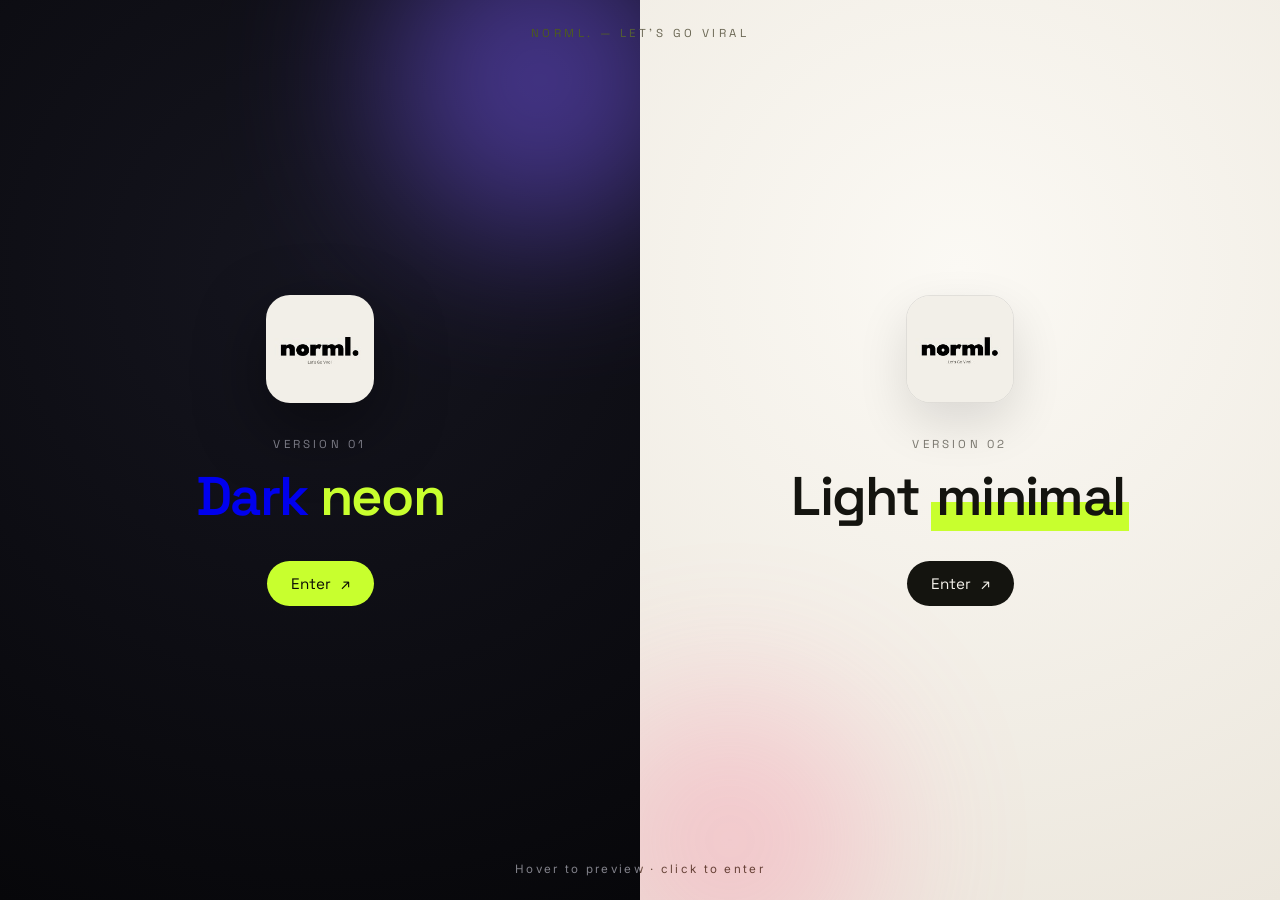
<file: site/index.html>
<!DOCTYPE html>
<html lang="en">
<head>
<meta charset="UTF-8">
<meta name="viewport" content="width=device-width, initial-scale=1.0">
<link rel="icon" type="image/jpeg" href="norml_agency_logo.jpg">
<title>norml. — choose your look</title>
<meta name="description" content="norml. — Let's Go Viral. Two versions of the site: a dark neon look and a light minimal look.">
<link rel="preconnect" href="https://fonts.googleapis.com">
<link rel="preconnect" href="https://fonts.gstatic.com" crossorigin>
<link href="https://fonts.googleapis.com/css2?family=Space+Grotesk:wght@400;500;600;700&family=Inter:wght@400;500&display=swap" rel="stylesheet">
<style>
  *{margin:0;padding:0;box-sizing:border-box}
  :root{--lime:#c8ff2e}
  html,body{height:100%}
  body{font-family:"Inter",system-ui,sans-serif;overflow:hidden;background:#07070a;color:#fff}
  .split{display:flex;height:100vh;width:100%}
  .pane{flex:1;position:relative;display:flex;flex-direction:column;align-items:center;justify-content:center;
        text-decoration:none;overflow:hidden;transition:flex .7s cubic-bezier(.16,1,.3,1)}
  .split:hover .pane{flex:.85}
  .split .pane:hover{flex:1.4}
  .pane--dark{background:radial-gradient(circle at 50% 30%,#15151f,#07070a)}
  .pane--light{background:radial-gradient(circle at 50% 30%,#fbf9f4,#ece7dd);color:#14140f}
  .pane__logo{width:108px;height:108px;border-radius:24px;object-fit:cover;box-shadow:0 24px 70px rgba(0,0,0,.45);
        transform:translateY(20px);opacity:0;animation:rise .9s cubic-bezier(.16,1,.3,1) forwards}
  .pane--light .pane__logo{box-shadow:0 20px 50px rgba(0,0,0,.12);border:1px solid rgba(0,0,0,.1)}
  .pane:nth-child(2) .pane__logo{animation-delay:.12s}
  .pane__tag{font-family:"Space Grotesk",sans-serif;font-size:.72rem;letter-spacing:.28em;text-transform:uppercase;
        margin-top:34px;opacity:0;animation:rise .9s cubic-bezier(.16,1,.3,1) .25s forwards}
  .pane--dark .pane__tag{color:#8a8a96}.pane--light .pane__tag{color:#7a776e}
  .pane__title{font-family:"Space Grotesk",sans-serif;font-weight:600;font-size:clamp(2rem,4.5vw,3.4rem);letter-spacing:-.03em;
        margin-top:10px;opacity:0;animation:rise .9s cubic-bezier(.16,1,.3,1) .32s forwards}
  .pane__title b{font-weight:600;position:relative}
  .pane--dark .pane__title b{color:var(--lime)}
  .pane--light .pane__title b{background:linear-gradient(transparent 58%,var(--lime) 58%);padding:0 .08em}
  .pane__cta{margin-top:30px;display:inline-flex;align-items:center;gap:10px;font-family:"Space Grotesk",sans-serif;
        font-size:.95rem;padding:13px 24px;border-radius:999px;opacity:0;animation:rise .9s cubic-bezier(.16,1,.3,1) .4s forwards;
        transition:gap .3s,transform .3s}
  .pane--dark .pane__cta{background:var(--lime);color:#0a0a05}
  .pane--light .pane__cta{background:#14140f;color:#f6f3ec}
  .pane:hover .pane__cta{gap:16px;transform:translateY(-2px)}
  .pane__arrow{transition:transform .3s}
  .pane:hover .pane__arrow{transform:translate(4px,-4px)}
  /* floating accents */
  .blob{position:absolute;border-radius:50%;filter:blur(80px);pointer-events:none}
  .pane--dark .blob{background:#7c5cff;width:320px;height:320px;top:-80px;right:-60px;opacity:.5;animation:float 9s ease-in-out infinite}
  .pane--light .blob{background:#ff5c8a;width:300px;height:300px;bottom:-90px;left:-60px;opacity:.25;animation:float 11s ease-in-out infinite}
  .brand{position:fixed;top:26px;left:0;right:0;text-align:center;z-index:5;font-family:"Space Grotesk",sans-serif;
        font-size:.72rem;letter-spacing:.3em;text-transform:uppercase;color:#8a8a96;mix-blend-mode:difference;
        opacity:0;animation:fade 1s .6s forwards}
  .hint{position:fixed;bottom:24px;left:0;right:0;text-align:center;font-size:.72rem;letter-spacing:.2em;
        color:#8a8a96;mix-blend-mode:difference;opacity:0;animation:fade 1s .8s forwards}
  @keyframes rise{to{transform:none;opacity:1}}
  @keyframes fade{to{opacity:1}}
  @keyframes float{0%,100%{transform:translate(0,0)}50%{transform:translate(-20px,24px)}}
  @media(max-width:720px){.split{flex-direction:column}.split:hover .pane,.split .pane:hover{flex:1}.pane__logo{width:84px;height:84px}}
</style>
</head>
<body>
  <div class="brand">norml. — Let's Go Viral</div>
  <div class="split">
    <a class="pane pane--dark" href="dark/index.html">
      <span class="blob"></span>
      <img src="norml_agency_logo.jpg" alt="norml." class="pane__logo">
      <span class="pane__tag">Version 01</span>
      <span class="pane__title">Dark <b>neon</b></span>
      <span class="pane__cta">Enter<span class="pane__arrow">↗</span></span>
    </a>
    <a class="pane pane--light" href="light/index.html">
      <span class="blob"></span>
      <img src="norml_agency_logo.jpg" alt="norml." class="pane__logo">
      <span class="pane__tag">Version 02</span>
      <span class="pane__title">Light <b>minimal</b></span>
      <span class="pane__cta">Enter<span class="pane__arrow">↗</span></span>
    </a>
  </div>
  <div class="hint">Hover to preview · click to enter</div>
</body>
</html>
</file>
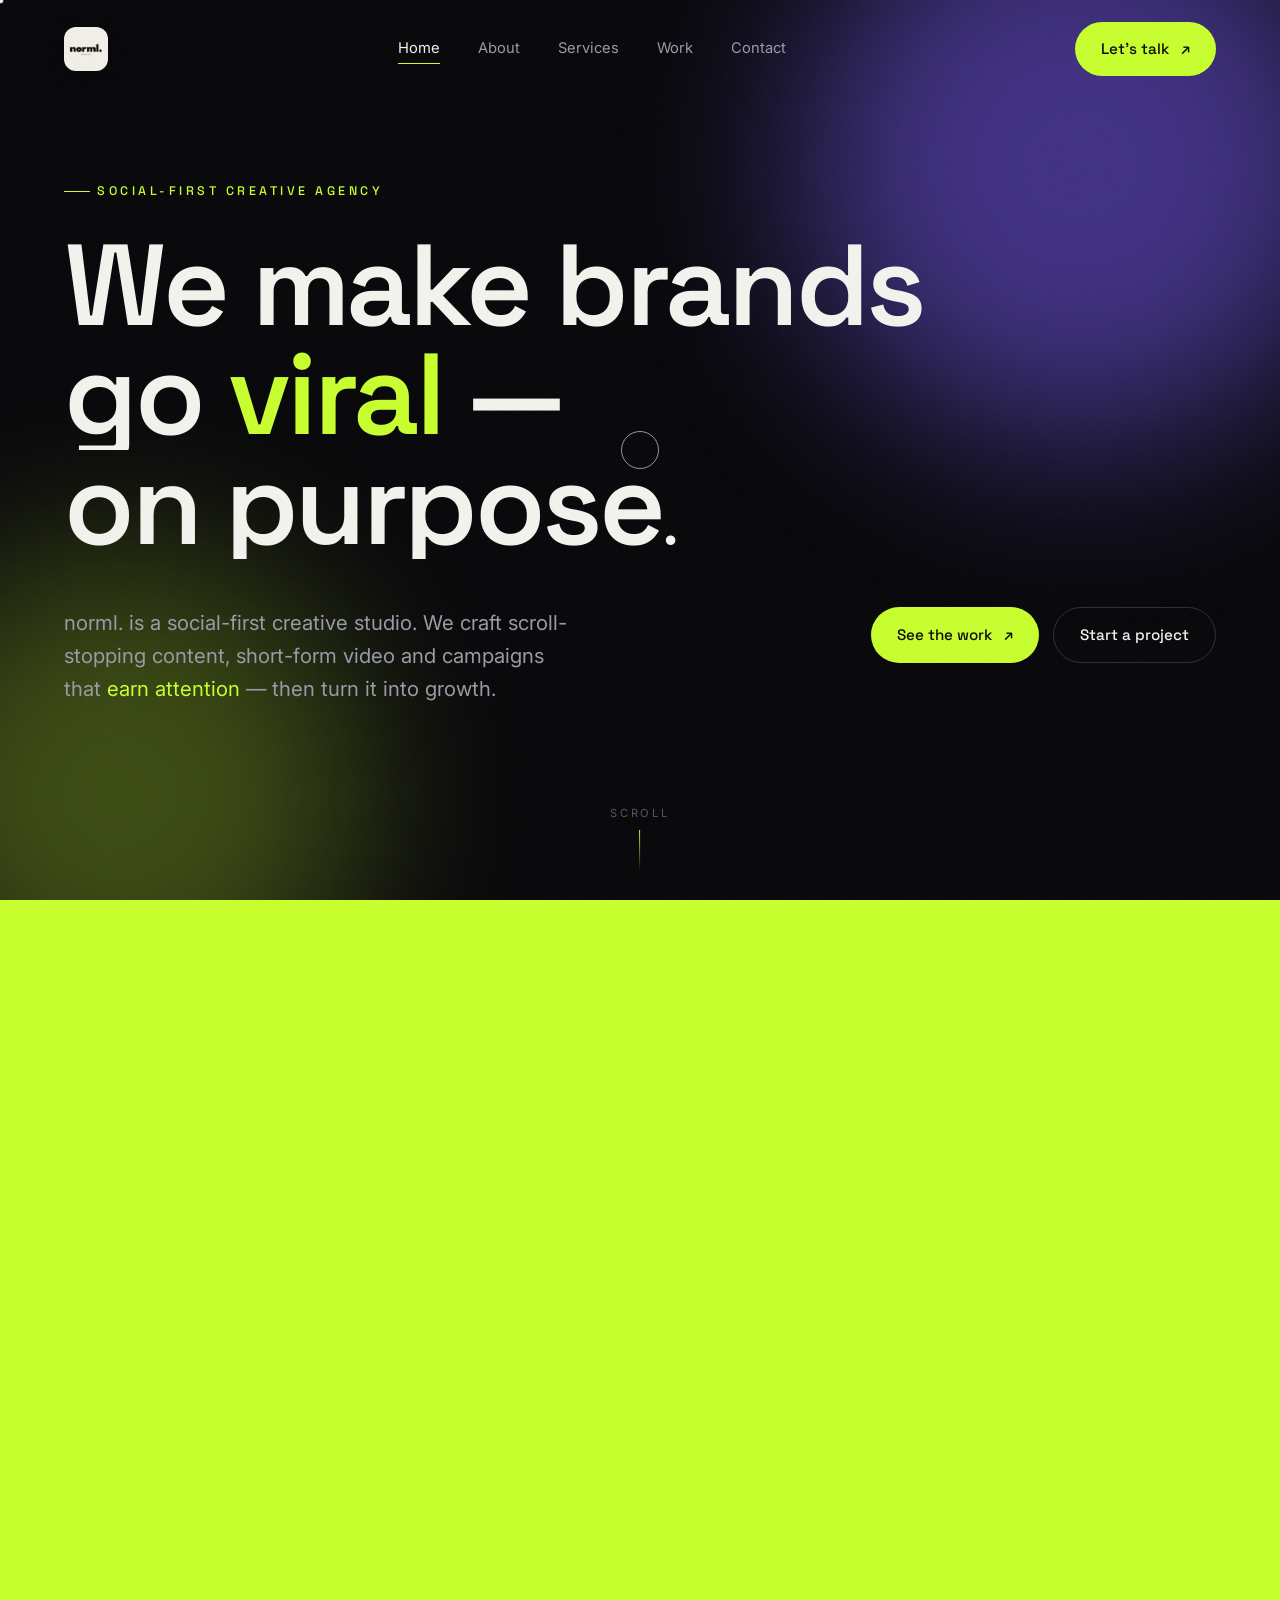
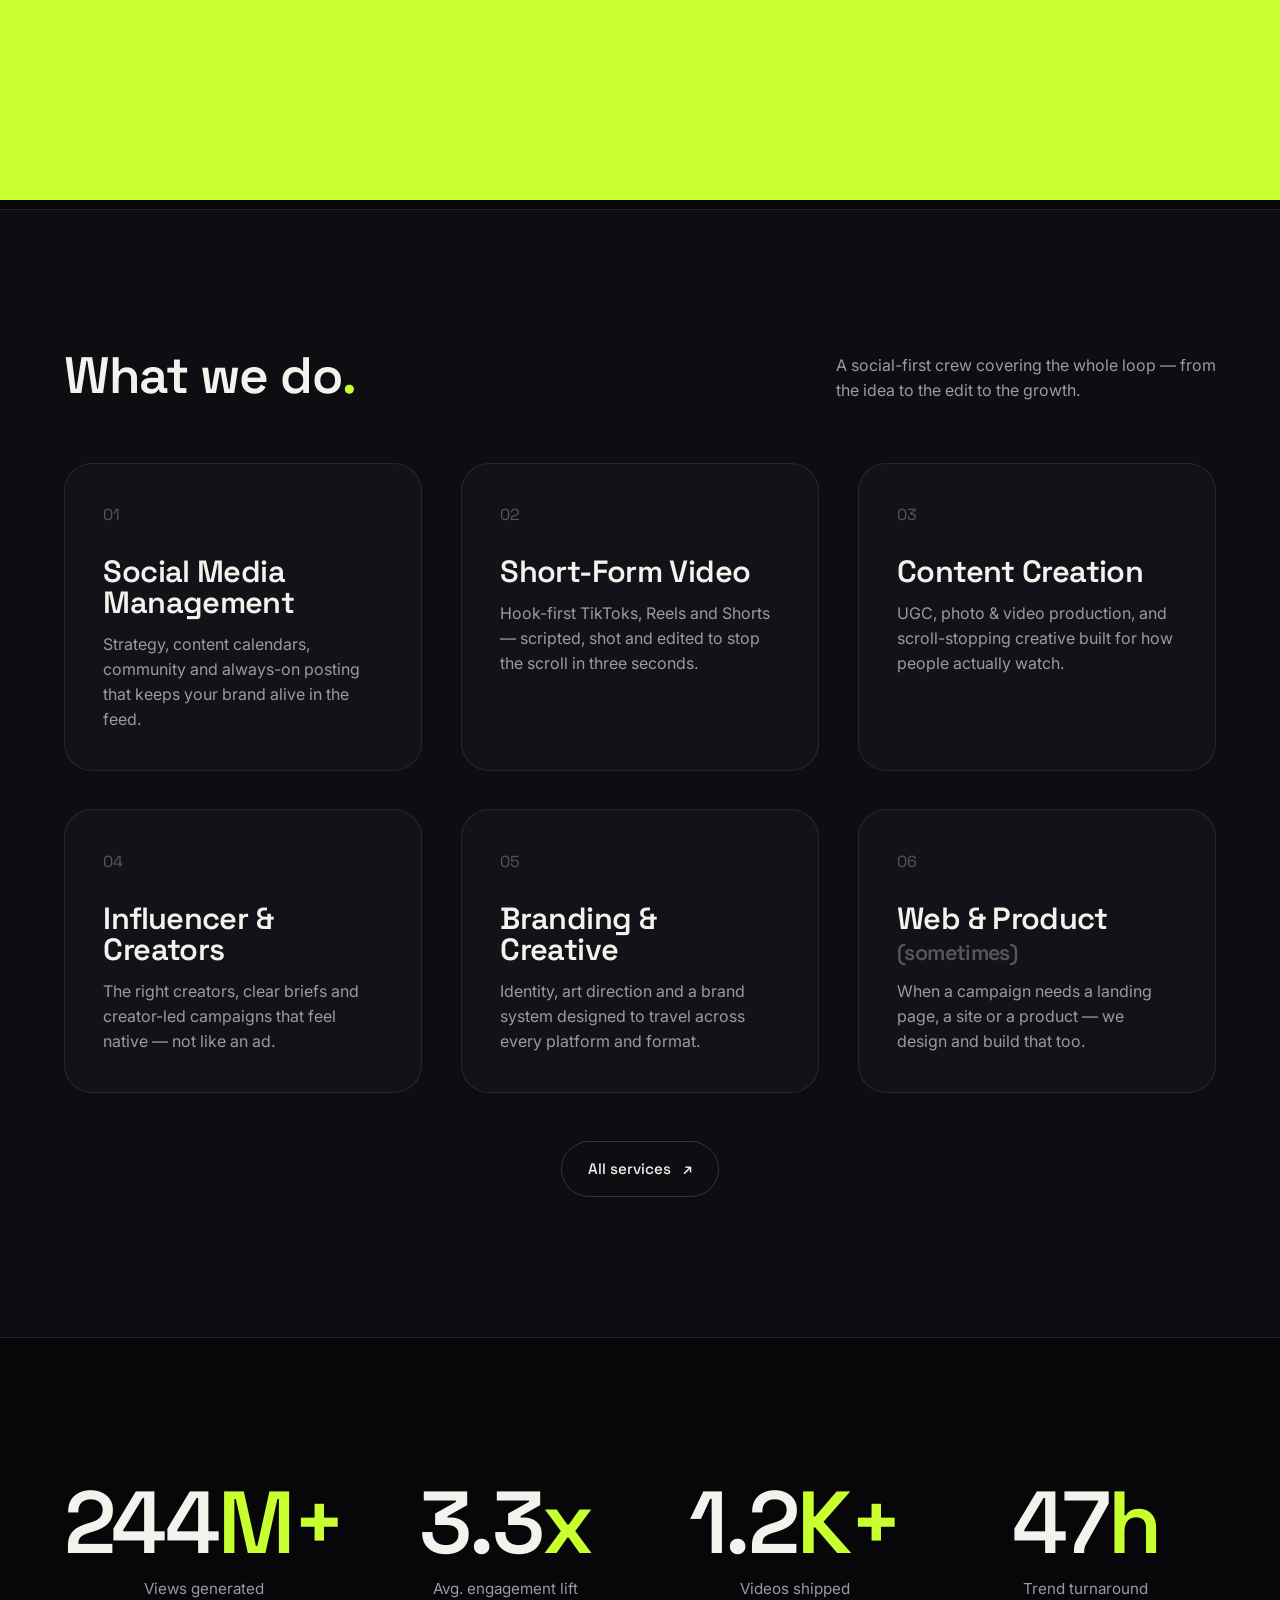
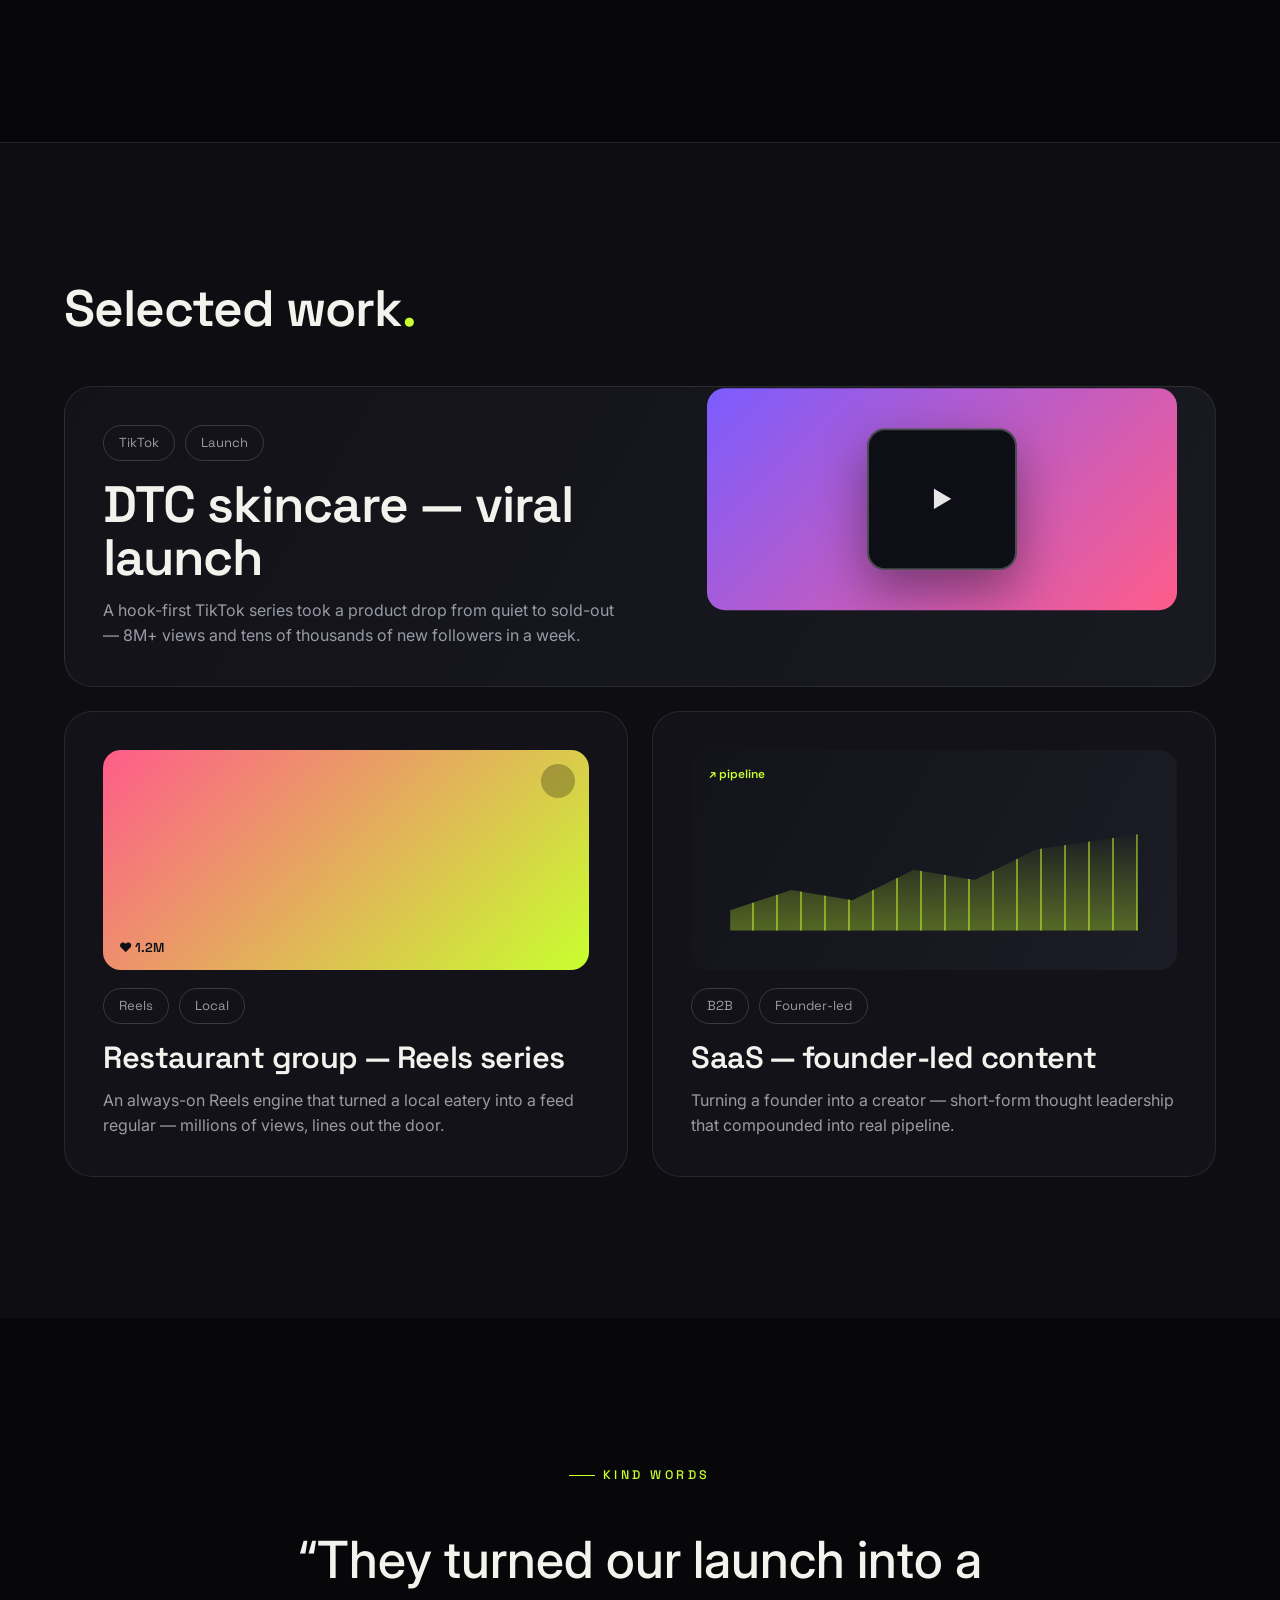
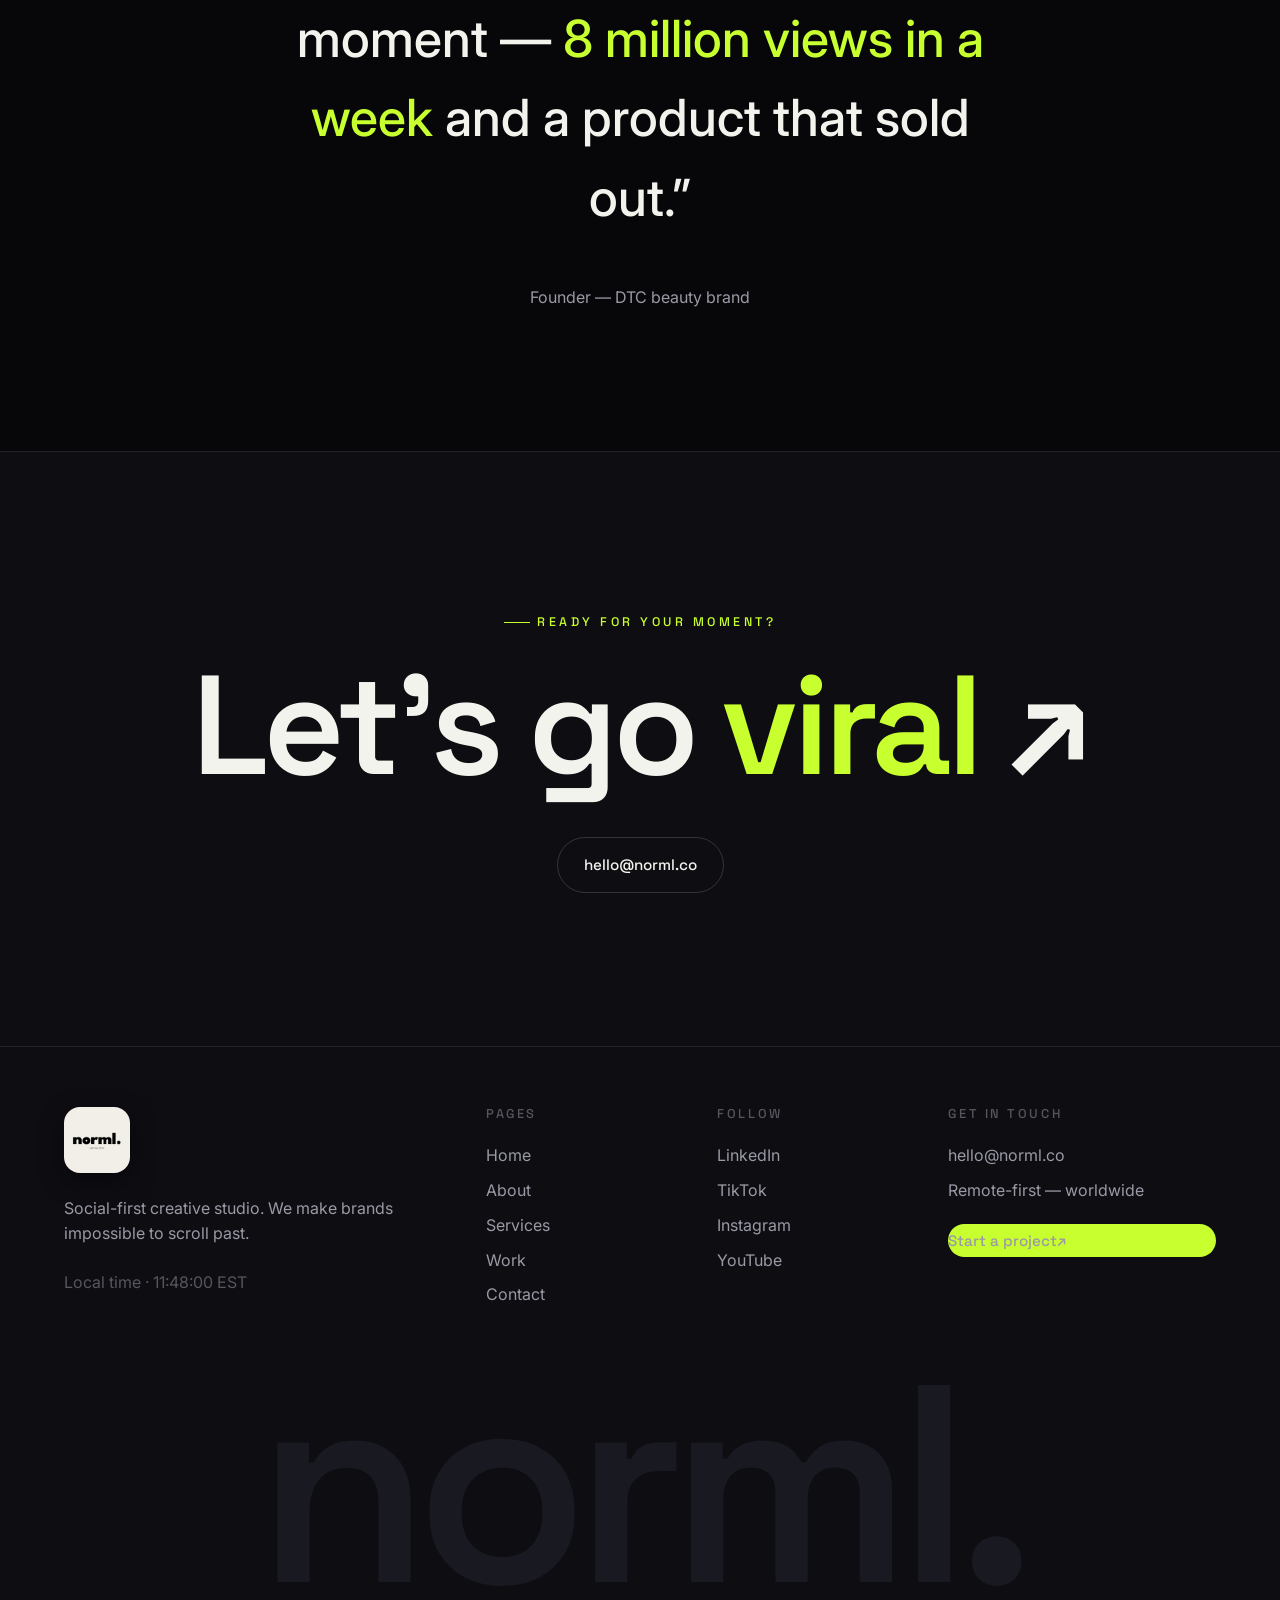
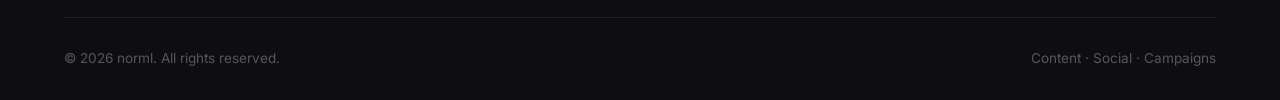
<file: site/dark/index.html>
<!DOCTYPE html>
<html lang="en">
<head>
<meta charset="UTF-8">
<meta name="viewport" content="width=device-width, initial-scale=1.0">
<link rel="icon" type="image/jpeg" href="norml_agency_logo.jpg">
<title>norml. — Let's Go Viral</title>
<meta name="description" content="norml. is a social-first creative agency. We make brands impossible to scroll past — short-form video, content, campaigns and the creative that makes them travel.">
<link rel="preconnect" href="https://fonts.googleapis.com">
<link rel="preconnect" href="https://fonts.gstatic.com" crossorigin>
<link href="https://fonts.googleapis.com/css2?family=Space+Grotesk:wght@400;500;600;700&family=Inter:wght@400;500;600&display=swap" rel="stylesheet">
<link rel="stylesheet" href="css/style.css">
</head>
<body class="no-scroll">

<!-- Preloader -->
<div class="preloader">
  <div class="preloader__inner">
    <img src="norml_agency_logo.jpg" alt="norml." class="preloader__logo">
    <div class="preloader__bar"><i></i></div>
    <div class="preloader__pct"><span>LET'S GO VIRAL</span><span class="js-pct">000</span></div>
  </div>
</div>

<!-- FX layers -->
<div class="grain"></div>
<div class="page-veil"></div>
<div class="cursor-dot"></div>
<div class="cursor-ring"></div>
<div class="scroll-progress" style="position:fixed;top:0;left:0;height:3px;width:100%;background:var(--accent);transform-origin:left;transform:scaleX(0);z-index:850"></div>

<!-- Nav -->
<nav class="nav">
  <a href="index.html" class="nav__logo" aria-label="norml. — Let's Go Viral"><img src="norml_agency_logo.jpg" alt="norml." class="brand-mark"></a>
  <div class="nav__links">
    <a href="index.html" class="nav__link active">Home</a>
    <a href="about.html" class="nav__link">About</a>
    <a href="services.html" class="nav__link">Services</a>
    <a href="work.html" class="nav__link">Work</a>
    <a href="contact.html" class="nav__link">Contact</a>
  </div>
  <div class="nav__right">
    <a href="contact.html" class="btn btn--accent" data-magnetic><span>Let's talk</span><span class="btn__arrow">↗</span></a>
    <button class="nav__burger" aria-label="Menu"><span></span><span></span></button>
  </div>
</nav>

<!-- Mobile menu -->
<div class="mobile-menu">
  <a href="index.html"><span class="idx">01</span>Home</a>
  <a href="about.html"><span class="idx">02</span>About</a>
  <a href="services.html"><span class="idx">03</span>Services</a>
  <a href="work.html"><span class="idx">04</span>Work</a>
  <a href="contact.html"><span class="idx">05</span>Contact</a>
  <div class="mm-foot"><span>Remote-first</span><span>hello@norml.co</span></div>
</div>

<main>

<!-- ============ HERO ============ -->
<header class="hero section" style="min-height:100vh;display:flex;align-items:center;padding-top:120px;overflow:hidden">
  <div class="aurora" style="width:560px;height:560px;background:var(--violet);top:-120px;right:-80px" data-parallax="0.25"></div>
  <div class="aurora" style="width:480px;height:480px;background:var(--accent);bottom:-160px;left:-120px;opacity:.28" data-parallax="0.4"></div>

  <div class="wrap" style="position:relative;z-index:2;width:100%">
    <div class="eyebrow" data-hero data-reveal style="margin-bottom:30px">Social-first creative agency</div>

    <h1 class="display reveal-lines" data-hero>
      <span class="line"><span>We make brands</span></span>
      <span class="line"><span>go <span class="text-accent">viral</span> —</span></span>
      <span class="line"><span>on purpose<span class="italic-ser" style="font-size:.7em">.</span></span></span>
    </h1>

    <div class="flex-between mt-l" style="align-items:flex-start">
      <p class="lead maxw-sm" data-hero data-reveal data-reveal-delay="3">
        norml. is a social-first creative studio. We craft scroll-stopping content, short-form video and campaigns that
        <span class="text-accent">earn attention</span> — then turn it into growth.
      </p>
      <div data-hero data-reveal data-reveal-delay="4" style="display:flex;gap:14px;flex-wrap:wrap">
        <a href="work.html" class="btn btn--accent" data-magnetic><span>See the work</span><span class="btn__arrow">↗</span></a>
        <a href="contact.html" class="btn btn--ghost"><span>Start a project</span></a>
      </div>
    </div>
  </div>

  <div style="position:absolute;bottom:28px;left:50%;transform:translateX(-50%);display:flex;flex-direction:column;align-items:center;gap:8px;color:var(--faint);font-size:.7rem;letter-spacing:.25em" data-hero data-reveal data-reveal-delay="6">
    SCROLL
    <span style="width:1px;height:42px;background:linear-gradient(var(--accent),transparent);animation:scrolldown 1.8s infinite"></span>
  </div>
</header>

<!-- ============ PLATFORM MARQUEE ============ -->
<section class="section-sm" style="border-block:1px solid var(--line);padding-block:34px">
  <div class="marquee" style="--dur:24s">
    <div class="marquee__track">
      <span class="marquee__item">SHORT-FORM <span class="star">✦</span></span>
      <span class="marquee__item">TIKTOK <span class="star">✦</span></span>
      <span class="marquee__item">REELS <span class="star">✦</span></span>
      <span class="marquee__item">YOUTUBE SHORTS <span class="star">✦</span></span>
      <span class="marquee__item">UGC <span class="star">✦</span></span>
      <span class="marquee__item">CAMPAIGNS <span class="star">✦</span></span>
    </div>
    <div class="marquee__track" aria-hidden="true">
      <span class="marquee__item">SHORT-FORM <span class="star">✦</span></span>
      <span class="marquee__item">TIKTOK <span class="star">✦</span></span>
      <span class="marquee__item">REELS <span class="star">✦</span></span>
      <span class="marquee__item">YOUTUBE SHORTS <span class="star">✦</span></span>
      <span class="marquee__item">UGC <span class="star">✦</span></span>
      <span class="marquee__item">CAMPAIGNS <span class="star">✦</span></span>
    </div>
  </div>
</section>

<!-- ============ INTRO ============ -->
<section class="section">
  <div class="wrap grid" style="grid-template-columns:1fr 1.1fr;align-items:center;gap:clamp(40px,6vw,100px)">
    <div data-reveal>
      <div class="eyebrow mb-m">(What we do)</div>
      <h2 class="h-xl reveal-lines">
        <span class="line"><span>Strategists, creators</span></span>
        <span class="line"><span>&amp; editors who turn</span></span>
        <span class="line"><span>attention into growth.</span></span>
      </h2>
    </div>
    <div data-reveal data-reveal-delay="2">
      <p class="lead">
        We live in the feed so your brand can own it. From the hook to the post to the report, we build
        always-on content engines and big campaign moments — creative that travels, and numbers that back it up.
      </p>
      <div class="grid" style="grid-template-columns:1fr 1fr;margin-top:40px;gap:20px">
        <div class="chip">Scroll-stopping</div>
        <div class="chip">Trend-native</div>
        <div class="chip">Data-informed</div>
        <div class="chip">Always-on</div>
      </div>
      <a href="about.html" class="link-arrow mt-l" style="display:inline-flex">More about the studio
        <svg width="16" height="16" viewBox="0 0 16 16" fill="none"><path d="M3 13L13 3M13 3H5M13 3V11" stroke="currentColor" stroke-width="1.5"/></svg>
      </a>
    </div>
  </div>
</section>

<!-- ============ SERVICES ============ -->
<section class="section" style="background:var(--bg-2);border-block:1px solid var(--line)">
  <div class="wrap">
    <div class="flex-between mb-m" style="margin-bottom:60px">
      <h2 class="h-lg" data-reveal>What we do<span class="text-accent">.</span></h2>
      <p class="text-muted" data-reveal data-reveal-delay="2" style="max-width:380px">A social-first crew covering the whole loop — from the idea to the edit to the growth.</p>
    </div>

    <div class="grid" style="grid-template-columns:repeat(3,1fr)">
      <article class="card" data-reveal data-tilt data-cursor="view"><div class="card__glow"></div>
        <span style="font-family:var(--font-display);color:var(--faint)">01</span>
        <h3 class="h-md mt-m">Social Media Management</h3>
        <p class="text-muted mt-s">Strategy, content calendars, community and always-on posting that keeps your brand alive in the feed.</p>
      </article>
      <article class="card" data-reveal data-reveal-delay="1" data-tilt data-cursor="view"><div class="card__glow"></div>
        <span style="font-family:var(--font-display);color:var(--faint)">02</span>
        <h3 class="h-md mt-m">Short-Form Video</h3>
        <p class="text-muted mt-s">Hook-first TikToks, Reels and Shorts — scripted, shot and edited to stop the scroll in three seconds.</p>
      </article>
      <article class="card" data-reveal data-reveal-delay="2" data-tilt data-cursor="view"><div class="card__glow"></div>
        <span style="font-family:var(--font-display);color:var(--faint)">03</span>
        <h3 class="h-md mt-m">Content Creation</h3>
        <p class="text-muted mt-s">UGC, photo &amp; video production, and scroll-stopping creative built for how people actually watch.</p>
      </article>
      <article class="card" data-reveal data-tilt data-cursor="view"><div class="card__glow"></div>
        <span style="font-family:var(--font-display);color:var(--faint)">04</span>
        <h3 class="h-md mt-m">Influencer &amp; Creators</h3>
        <p class="text-muted mt-s">The right creators, clear briefs and creator-led campaigns that feel native — not like an ad.</p>
      </article>
      <article class="card" data-reveal data-reveal-delay="1" data-tilt data-cursor="view"><div class="card__glow"></div>
        <span style="font-family:var(--font-display);color:var(--faint)">05</span>
        <h3 class="h-md mt-m">Branding &amp; Creative</h3>
        <p class="text-muted mt-s">Identity, art direction and a brand system designed to travel across every platform and format.</p>
      </article>
      <article class="card" data-reveal data-reveal-delay="2" data-tilt data-cursor="view"><div class="card__glow"></div>
        <span style="font-family:var(--font-display);color:var(--faint)">06</span>
        <h3 class="h-md mt-m">Web &amp; Product <span style="color:var(--faint);font-size:.7em">(sometimes)</span></h3>
        <p class="text-muted mt-s">When a campaign needs a landing page, a site or a product — we design and build that too.</p>
      </article>
    </div>
    <div class="center mt-l"><a href="services.html" class="btn btn--ghost" data-magnetic><span>All services</span><span class="btn__arrow">↗</span></a></div>
  </div>
</section>

<!-- ============ STATS ============ -->
<section class="section">
  <div class="wrap grid" style="grid-template-columns:repeat(4,1fr);text-align:center;gap:30px">
    <div data-reveal>
      <div class="stat__num"><span data-count="250">0</span><span class="suf">M+</span></div>
      <div class="stat__label">Views generated</div>
    </div>
    <div data-reveal data-reveal-delay="1">
      <div class="stat__num"><span data-count="3.4">0</span><span class="suf">x</span></div>
      <div class="stat__label">Avg. engagement lift</div>
    </div>
    <div data-reveal data-reveal-delay="2">
      <div class="stat__num"><span data-count="1.2">0</span><span class="suf">K+</span></div>
      <div class="stat__label">Videos shipped</div>
    </div>
    <div data-reveal data-reveal-delay="3">
      <div class="stat__num"><span data-count="48">0</span><span class="suf">h</span></div>
      <div class="stat__label">Trend turnaround</div>
    </div>
  </div>
</section>

<!-- ============ SELECTED WORK ============ -->
<section class="section" style="background:var(--bg-2);border-top:1px solid var(--line)">
  <div class="wrap">
    <div class="flex-between" style="margin-bottom:50px">
      <h2 class="h-lg" data-reveal>Selected work<span class="text-accent">.</span></h2>
      <a href="work.html" class="link-arrow" data-reveal data-reveal-delay="2">All projects
        <svg width="16" height="16" viewBox="0 0 16 16" fill="none"><path d="M3 13L13 3M13 3H5M13 3V11" stroke="currentColor" stroke-width="1.5"/></svg></a>
    </div>

    <div class="grid" style="gap:24px">
      <a href="work.html" class="card" data-reveal data-cursor="open" style="display:grid;grid-template-columns:1.2fr 1fr;align-items:center;gap:40px;min-height:300px;background:linear-gradient(120deg,var(--surface),var(--surface-2))">
        <div>
          <div style="display:flex;gap:10px;margin-bottom:18px"><span class="chip">TikTok</span><span class="chip">Launch</span></div>
          <h3 class="h-lg">DTC skincare — viral launch</h3>
          <p class="text-muted mt-s maxw-sm">A hook-first TikTok series took a product drop from quiet to sold-out — 8M+ views and tens of thousands of new followers in a week.</p>
        </div>
        <div class="viz viz--phone" data-parallax="0.1"></div>
      </a>

      <div class="grid" style="grid-template-columns:1fr 1fr;gap:24px">
        <a href="work.html" class="card" data-reveal data-cursor="open" style="min-height:300px;display:flex;flex-direction:column;justify-content:space-between">
          <div class="viz viz--reels" style="height:150px;border-radius:var(--r-md)"></div>
          <div>
            <div style="display:flex;gap:10px;margin:18px 0"><span class="chip">Reels</span><span class="chip">Local</span></div>
            <h3 class="h-md">Restaurant group — Reels series</h3>
            <p class="text-muted mt-s">An always-on Reels engine that turned a local eatery into a feed regular — millions of views, lines out the door.</p>
          </div>
        </a>
        <a href="work.html" class="card" data-reveal data-reveal-delay="1" data-cursor="open" style="min-height:300px;display:flex;flex-direction:column;justify-content:space-between">
          <div class="viz viz--chart" style="height:150px;border-radius:var(--r-md)"></div>
          <div>
            <div style="display:flex;gap:10px;margin:18px 0"><span class="chip">B2B</span><span class="chip">Founder-led</span></div>
            <h3 class="h-md">SaaS — founder-led content</h3>
            <p class="text-muted mt-s">Turning a founder into a creator — short-form thought leadership that compounded into real pipeline.</p>
          </div>
        </a>
      </div>
    </div>
  </div>
</section>

<!-- ============ TESTIMONIAL ============ -->
<section class="section center">
  <div class="wrap maxw-lg" style="margin-inline:auto">
    <div class="eyebrow center" data-reveal style="justify-content:center;margin-bottom:34px">Kind words</div>
    <blockquote class="h-lg" data-reveal data-reveal-delay="1" style="font-weight:500">
      “They turned our launch into a moment — <span class="text-accent">8 million views in a week</span> and a product that sold out.”
    </blockquote>
    <p class="text-muted mt-l" data-reveal data-reveal-delay="2">Founder — DTC beauty brand</p>
  </div>
</section>

</main>

<!-- ============ FOOTER ============ -->
<footer class="footer">
  <div class="footer__cta">
    <div class="wrap center">
      <p class="eyebrow center" style="justify-content:center;margin-bottom:30px">Ready for your moment?</p>
      <h2 class="footer__big" data-reveal>
        <a href="contact.html" data-cursor="let's go">Let's go<br><span class="text-accent">viral</span>↗</a>
      </h2>
      <a href="mailto:hello@norml.co" class="btn btn--ghost mt-l" data-magnetic><span>hello@norml.co</span></a>
    </div>
  </div>
  <div class="wrap">
    <div class="footer__grid">
      <div class="footer__col">
        <img src="norml_agency_logo.jpg" alt="norml. — Let's Go Viral" class="footer__brand-mark">
        <p>Social-first creative studio. We make brands impossible to scroll past.</p>
        <p style="margin-top:14px;color:var(--faint)">Local time · <span class="js-clock">—</span> EST</p>
      </div>
      <div class="footer__col">
        <h4>Pages</h4>
        <a href="index.html">Home</a><a href="about.html">About</a>
        <a href="services.html">Services</a><a href="work.html">Work</a><a href="contact.html">Contact</a>
      </div>
      <div class="footer__col">
        <h4>Follow</h4>
        <a href="https://www.linkedin.com/company/norml-company/" target="_blank" rel="noopener">LinkedIn</a>
        <a href="#" target="_blank" rel="noopener">TikTok</a>
        <a href="#" target="_blank" rel="noopener">Instagram</a>
        <a href="#" target="_blank" rel="noopener">YouTube</a>
      </div>
      <div class="footer__col">
        <h4>Get in touch</h4>
        <a href="mailto:hello@norml.co">hello@norml.co</a>
        <p>Remote-first — worldwide</p>
        <a href="contact.html" class="btn btn--accent" style="margin-top:16px"><span>Start a project</span><span class="btn__arrow">↗</span></a>
      </div>
    </div>
    <div class="footer__logo-big">norml.</div>
    <div class="footer__bottom">
      <span>© 2026 norml. All rights reserved.</span>
      <span>Content · Social · Campaigns</span>
    </div>
  </div>
</footer>

<style>
@keyframes scrolldown { 0%{transform:scaleY(0);transform-origin:top} 45%{transform:scaleY(1);transform-origin:top} 55%{transform:scaleY(1);transform-origin:bottom} 100%{transform:scaleY(0);transform-origin:bottom} }
/* Campaign visual graphics (pure CSS, self-contained so they read on either theme) */
.viz { border-radius:var(--r-md); position:relative; overflow:hidden; height:100%; min-height:220px; background:#0e0e16; }
.viz--phone { background:linear-gradient(135deg,#7c5cff,#ff5c8a); }
.viz--phone::after { content:""; position:absolute; inset:18% 34%; background:#0e0e16; border-radius:18px; border:2px solid rgba(255,255,255,.25); box-shadow:0 20px 50px rgba(0,0,0,.4); }
.viz--phone::before { content:"▶"; position:absolute; inset:0; display:grid; place-items:center; color:#fff; font-size:1.4rem; z-index:2; opacity:.9; }
.viz--reels { background:linear-gradient(135deg,#ff5c8a,#c8ff2e); }
.viz--reels::after { content:"♥ 1.2M"; position:absolute; bottom:14px; left:16px; font:600 13px var(--font-display); color:#0e0e16; }
.viz--reels::before { content:""; position:absolute; top:14px; right:14px; width:34px; height:34px; border-radius:50%; background:rgba(0,0,0,.25); }
.viz--chart { background:linear-gradient(120deg,#13131a,#1c1c26); }
.viz--chart::after { content:""; position:absolute; left:8%; right:8%; bottom:18%; height:46%;
  background:linear-gradient(0deg, rgba(200,255,46,.35), transparent),
  repeating-linear-gradient(90deg, transparent 0 22px, rgba(200,255,46,.5) 22px 24px);
  clip-path:polygon(0 80%,15% 60%,30% 70%,45% 40%,60% 50%,75% 20%,100% 5%,100% 100%,0 100%); }
.viz--chart::before { content:"↗ pipeline"; position:absolute; top:16px; left:18px; font:600 12px var(--font-display); color:#c8ff2e; }
@media (max-width:820px){ .hero h1{font-size:clamp(2.6rem,12vw,4rem)} section[style*="grid-template-columns:1fr 1.1fr"]>div, .wrap>.grid{grid-template-columns:1fr!important} .card[style*="1.2fr 1fr"]{grid-template-columns:1fr!important} }
@media (max-width:760px){ .grid[style*="repeat(3,1fr)"]{grid-template-columns:1fr!important} .grid[style*="repeat(4,1fr)"]{grid-template-columns:1fr 1fr!important} .grid[style*="1fr 1fr"]{grid-template-columns:1fr!important} }
</style>

<script src="js/main.js"></script>
</body>
</html>
</file>
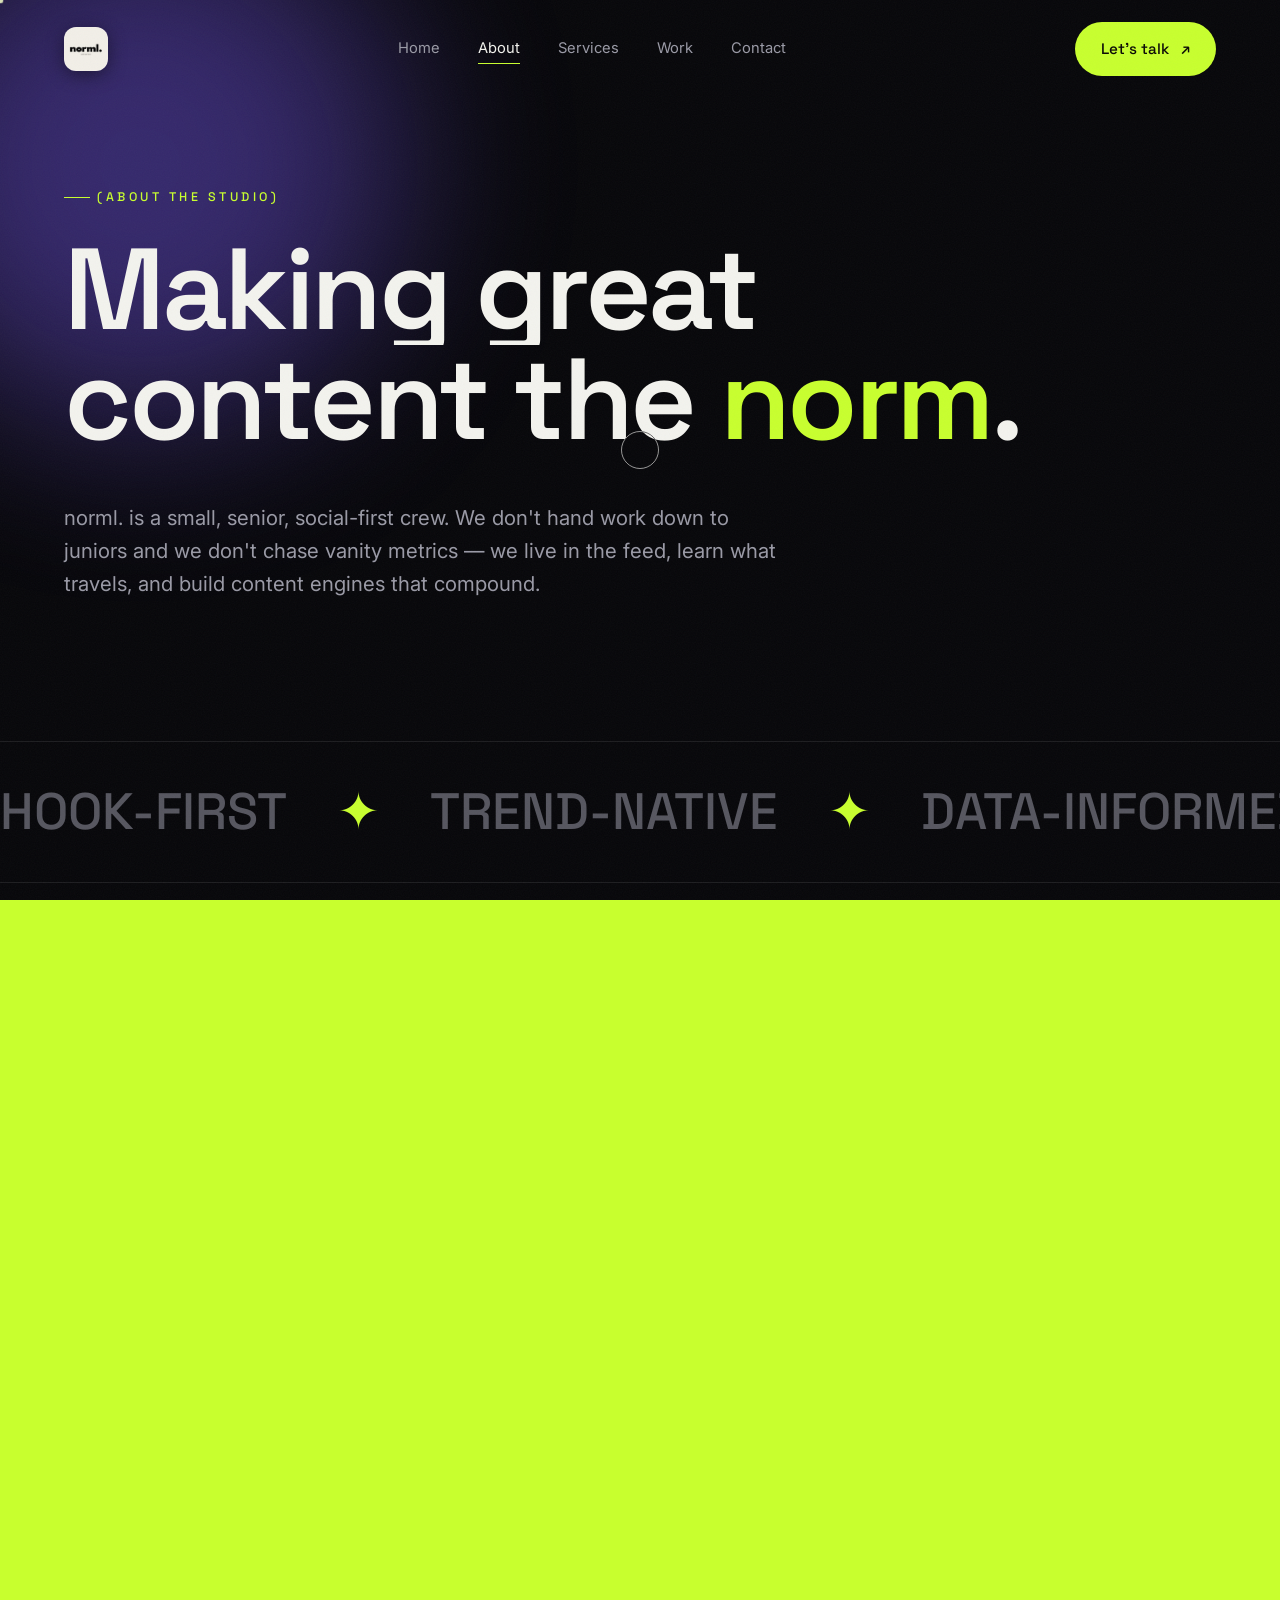
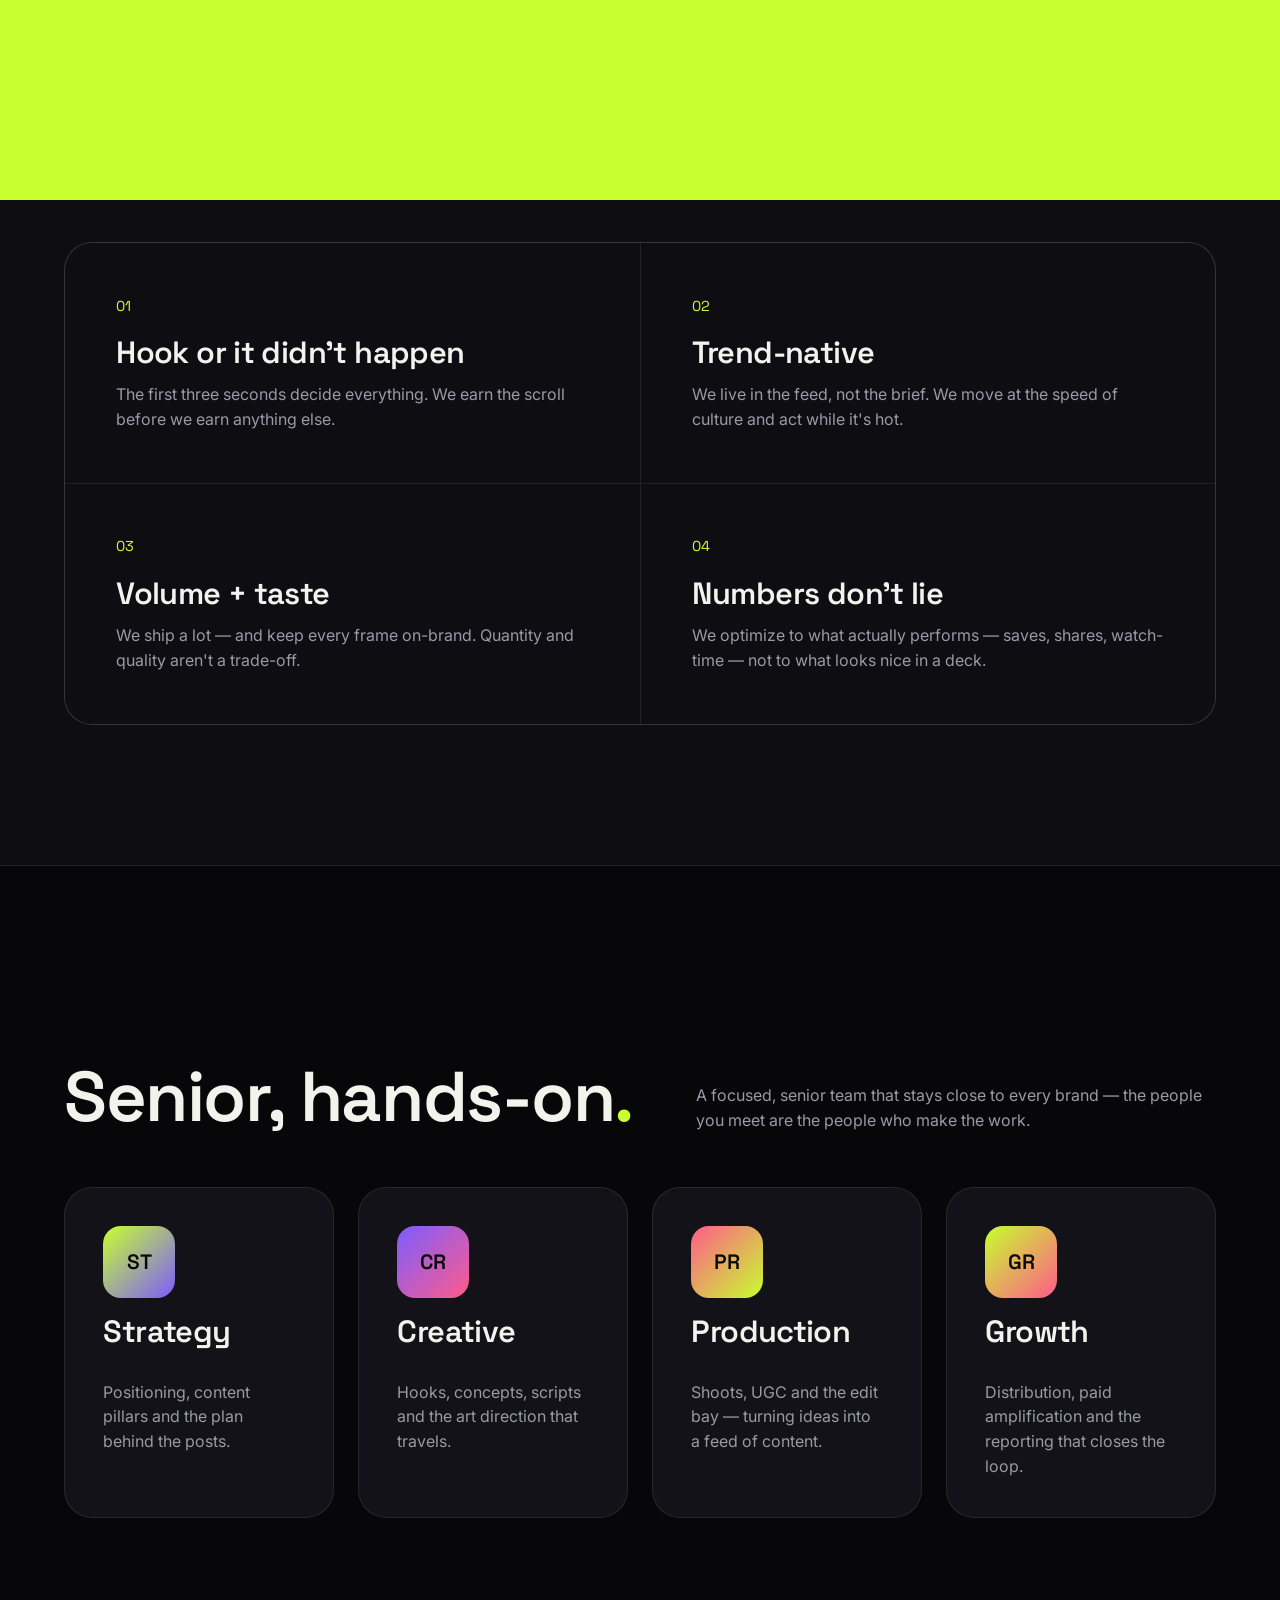
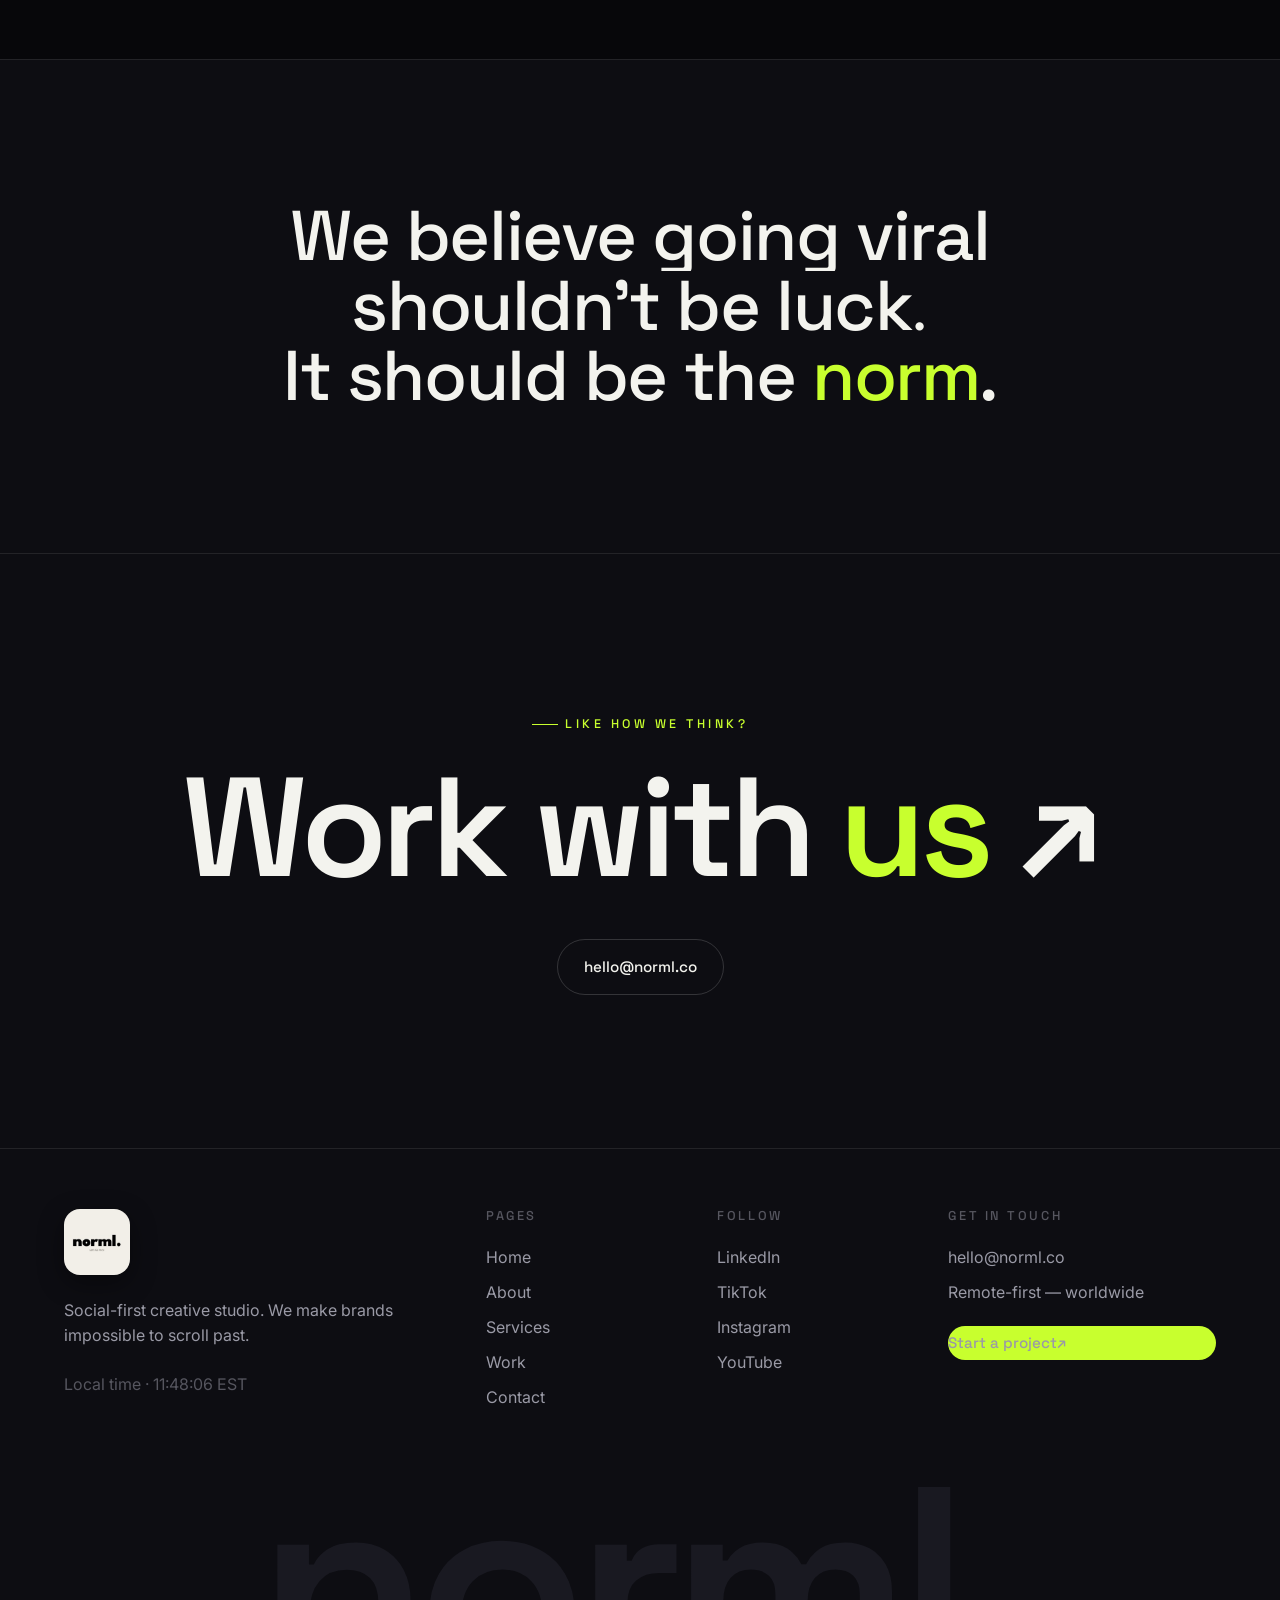
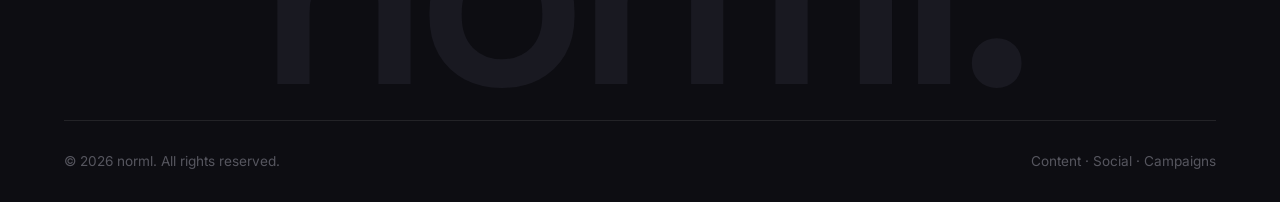
<file: site/dark/about.html>
<!DOCTYPE html>
<html lang="en">
<head>
<meta charset="UTF-8">
<meta name="viewport" content="width=device-width, initial-scale=1.0">
<link rel="icon" type="image/jpeg" href="norml_agency_logo.jpg">
<title>About — norml.</title>
<meta name="description" content="norml. is a small, senior, social-first crew. Hook-first, trend-native, data-informed. Meet the people who make brands go viral.">
<link rel="preconnect" href="https://fonts.googleapis.com">
<link rel="preconnect" href="https://fonts.gstatic.com" crossorigin>
<link href="https://fonts.googleapis.com/css2?family=Space+Grotesk:wght@400;500;600;700&family=Inter:wght@400;500;600&display=swap" rel="stylesheet">
<link rel="stylesheet" href="css/style.css">
</head>
<body>

<div class="grain"></div>
<div class="page-veil"></div>
<div class="cursor-dot"></div>
<div class="cursor-ring"></div>
<div class="scroll-progress" style="position:fixed;top:0;left:0;height:3px;width:100%;background:var(--accent);transform-origin:left;transform:scaleX(0);z-index:850"></div>

<nav class="nav">
  <a href="index.html" class="nav__logo" aria-label="norml. — Let's Go Viral"><img src="norml_agency_logo.jpg" alt="norml." class="brand-mark"></a>
  <div class="nav__links">
    <a href="index.html" class="nav__link">Home</a>
    <a href="about.html" class="nav__link active">About</a>
    <a href="services.html" class="nav__link">Services</a>
    <a href="work.html" class="nav__link">Work</a>
    <a href="contact.html" class="nav__link">Contact</a>
  </div>
  <div class="nav__right">
    <a href="contact.html" class="btn btn--accent" data-magnetic><span>Let's talk</span><span class="btn__arrow">↗</span></a>
    <button class="nav__burger" aria-label="Menu"><span></span><span></span></button>
  </div>
</nav>

<div class="mobile-menu">
  <a href="index.html"><span class="idx">01</span>Home</a>
  <a href="about.html"><span class="idx">02</span>About</a>
  <a href="services.html"><span class="idx">03</span>Services</a>
  <a href="work.html"><span class="idx">04</span>Work</a>
  <a href="contact.html"><span class="idx">05</span>Contact</a>
  <div class="mm-foot"><span>Remote-first</span><span>hello@norml.co</span></div>
</div>

<main>

<!-- Page hero -->
<header class="section" style="padding-top:180px;overflow:hidden">
  <div class="aurora" style="width:520px;height:520px;background:var(--violet);top:-100px;left:-120px;opacity:.4" data-parallax="0.3"></div>
  <div class="wrap" style="position:relative;z-index:2">
    <div class="eyebrow" data-reveal>(About the studio)</div>
    <h1 class="display reveal-lines mt-m">
      <span class="line"><span>Making great</span></span>
      <span class="line"><span>content the <span class="text-accent">norm</span>.</span></span>
    </h1>
    <p class="lead maxw-md mt-l" data-reveal data-reveal-delay="2">
      norml. is a small, senior, social-first crew. We don't hand work down to juniors and we don't chase
      vanity metrics — we live in the feed, learn what travels, and build content engines that compound.
    </p>
  </div>
</header>

<!-- Manifesto marquee -->
<section style="border-block:1px solid var(--line);padding-block:30px;overflow:hidden">
  <div class="marquee marquee--rev" style="--dur:30s">
    <div class="marquee__track">
      <span class="marquee__item">HOOK-FIRST <span class="star">✦</span> TREND-NATIVE <span class="star">✦</span> DATA-INFORMED <span class="star">✦</span> BRAND-SAFE <span class="star">✦</span></span>
    </div>
    <div class="marquee__track" aria-hidden="true">
      <span class="marquee__item">HOOK-FIRST <span class="star">✦</span> TREND-NATIVE <span class="star">✦</span> DATA-INFORMED <span class="star">✦</span> BRAND-SAFE <span class="star">✦</span></span>
    </div>
  </div>
</section>

<!-- Story -->
<section class="section">
  <div class="wrap grid" style="grid-template-columns:0.8fr 1.2fr;gap:clamp(40px,6vw,90px);align-items:start">
    <h2 class="h-lg" data-reveal style="position:sticky;top:120px">The studio, <br><span class="text-accent">in short.</span></h2>
    <div data-reveal data-reveal-delay="2">
      <p class="lead" style="color:var(--text)">
        We think about outcomes, not impressions for their own sake — the saves, the shares, the follows
        that actually move a brand forward.
      </p>
      <p class="lead mt-m">
        From a DTC skincare launch that sold out on the back of one TikTok series, to an always-on Reels
        engine for a local favourite, to founder-led content that turned into real pipeline — our range is
        wide, but the approach is constant: earn the first three seconds, then earn the next.
      </p>
      <p class="lead mt-m">
        And when a moment needs more than a post — a landing page, a brand refresh, a product — we design
        and build that too.
      </p>
    </div>
  </div>
</section>

<!-- Values -->
<section class="section" style="background:var(--bg-2);border-block:1px solid var(--line)">
  <div class="wrap">
    <div class="eyebrow mb-m" data-reveal>How we work</div>
    <h2 class="h-xl" data-reveal data-reveal-delay="1" style="margin-bottom:60px">Four principles<span class="text-accent">.</span></h2>
    <div class="grid" style="grid-template-columns:1fr 1fr;gap:1px;background:var(--line);border:1px solid var(--line);border-radius:var(--r-lg);overflow:hidden">
      <div class="value" data-reveal>
        <span class="value__n">01</span>
        <h3 class="h-md">Hook or it didn't happen</h3>
        <p class="text-muted mt-s">The first three seconds decide everything. We earn the scroll before we earn anything else.</p>
      </div>
      <div class="value" data-reveal data-reveal-delay="1">
        <span class="value__n">02</span>
        <h3 class="h-md">Trend-native</h3>
        <p class="text-muted mt-s">We live in the feed, not the brief. We move at the speed of culture and act while it's hot.</p>
      </div>
      <div class="value" data-reveal>
        <span class="value__n">03</span>
        <h3 class="h-md">Volume + taste</h3>
        <p class="text-muted mt-s">We ship a lot — and keep every frame on-brand. Quantity and quality aren't a trade-off.</p>
      </div>
      <div class="value" data-reveal data-reveal-delay="1">
        <span class="value__n">04</span>
        <h3 class="h-md">Numbers don't lie</h3>
        <p class="text-muted mt-s">We optimize to what actually performs — saves, shares, watch-time — not to what looks nice in a deck.</p>
      </div>
    </div>
  </div>
</section>

<!-- Crew (roles, not placeholder names) -->
<section class="section">
  <div class="wrap">
    <div class="flex-between" style="margin-bottom:54px">
      <div>
        <div class="eyebrow mb-m" data-reveal>The crew</div>
        <h2 class="h-xl" data-reveal data-reveal-delay="1">Senior, hands-on<span class="text-accent">.</span></h2>
      </div>
      <p class="text-muted maxw-sm" data-reveal data-reveal-delay="2">A focused, senior team that stays close to every brand — the people you meet are the people who make the work.</p>
    </div>
    <div class="grid" style="grid-template-columns:repeat(4,1fr);gap:24px">
      <article class="card team" data-reveal data-tilt><div class="card__glow"></div>
        <div class="team__avatar" style="--c1:var(--accent);--c2:var(--violet)">ST</div>
        <h3 class="h-md">Strategy</h3>
        <p class="text-muted mt-s">Positioning, content pillars and the plan behind the posts.</p>
      </article>
      <article class="card team" data-reveal data-reveal-delay="1" data-tilt><div class="card__glow"></div>
        <div class="team__avatar" style="--c1:var(--violet);--c2:var(--pink)">CR</div>
        <h3 class="h-md">Creative</h3>
        <p class="text-muted mt-s">Hooks, concepts, scripts and the art direction that travels.</p>
      </article>
      <article class="card team" data-reveal data-reveal-delay="2" data-tilt><div class="card__glow"></div>
        <div class="team__avatar" style="--c1:var(--pink);--c2:var(--accent)">PR</div>
        <h3 class="h-md">Production</h3>
        <p class="text-muted mt-s">Shoots, UGC and the edit bay — turning ideas into a feed of content.</p>
      </article>
      <article class="card team" data-reveal data-reveal-delay="3" data-tilt><div class="card__glow"></div>
        <div class="team__avatar" style="--c1:var(--accent);--c2:var(--pink)">GR</div>
        <h3 class="h-md">Growth</h3>
        <p class="text-muted mt-s">Distribution, paid amplification and the reporting that closes the loop.</p>
      </article>
    </div>
  </div>
</section>

<!-- Big statement -->
<section class="section center" style="background:var(--bg-2);border-top:1px solid var(--line)">
  <div class="wrap maxw-lg" style="margin-inline:auto">
    <h2 class="h-xl reveal-lines" style="font-weight:500">
      <span class="line"><span>We believe going viral</span></span>
      <span class="line"><span>shouldn't be luck<span class="italic-ser">.</span></span></span>
      <span class="line"><span>It should be the <span class="text-accent">norm</span>.</span></span>
    </h2>
  </div>
</section>

</main>

<footer class="footer">
  <div class="footer__cta"><div class="wrap center">
    <p class="eyebrow center" style="justify-content:center;margin-bottom:30px">Like how we think?</p>
    <h2 class="footer__big" data-reveal><a href="contact.html" data-cursor="say hi">Work with<br><span class="text-accent">us</span>↗</a></h2>
    <a href="mailto:hello@norml.co" class="btn btn--ghost mt-l" data-magnetic><span>hello@norml.co</span></a>
  </div></div>
  <div class="wrap">
    <div class="footer__grid">
      <div class="footer__col">
        <img src="norml_agency_logo.jpg" alt="norml. — Let's Go Viral" class="footer__brand-mark">
        <p>Social-first creative studio. We make brands impossible to scroll past.</p>
        <p style="margin-top:14px;color:var(--faint)">Local time · <span class="js-clock">—</span> EST</p>
      </div>
      <div class="footer__col"><h4>Pages</h4>
        <a href="index.html">Home</a><a href="about.html">About</a><a href="services.html">Services</a><a href="work.html">Work</a><a href="contact.html">Contact</a></div>
      <div class="footer__col"><h4>Follow</h4>
        <a href="https://www.linkedin.com/company/norml-company/" target="_blank" rel="noopener">LinkedIn</a>
        <a href="#" target="_blank" rel="noopener">TikTok</a>
        <a href="#" target="_blank" rel="noopener">Instagram</a>
        <a href="#" target="_blank" rel="noopener">YouTube</a></div>
      <div class="footer__col"><h4>Get in touch</h4>
        <a href="mailto:hello@norml.co">hello@norml.co</a><p>Remote-first — worldwide</p>
        <a href="contact.html" class="btn btn--accent" style="margin-top:16px"><span>Start a project</span><span class="btn__arrow">↗</span></a></div>
    </div>
    <div class="footer__logo-big">norml.</div>
    <div class="footer__bottom"><span>© 2026 norml. All rights reserved.</span><span>Content · Social · Campaigns</span></div>
  </div>
</footer>

<style>
.value { background:var(--bg-2); padding:clamp(30px,4vw,56px); transition:background .4s; }
.value:hover { background:var(--surface); }
.value__n { font-family:var(--font-display); color:var(--accent); font-size:.9rem; display:block; margin-bottom:20px; }
.team { display:flex; flex-direction:column; gap:18px; align-items:flex-start; }
.team__avatar { width:72px; height:72px; border-radius:18px; display:grid; place-items:center; font-family:var(--font-display); font-weight:600; font-size:1.3rem; color:#0a0a05; background:linear-gradient(135deg,var(--c1),var(--c2)); }
@media (max-width:820px){ .wrap>.grid[style*="0.8fr 1.2fr"]{grid-template-columns:1fr!important} h2[style*="sticky"]{position:static!important} .grid[style*="repeat(4,1fr)"]{grid-template-columns:1fr 1fr!important} }
@media (max-width:760px){ .grid[style*="1fr 1fr"]{grid-template-columns:1fr!important} }
@media (max-width:520px){ .grid[style*="repeat(4,1fr)"]{grid-template-columns:1fr!important} }
</style>

<script src="js/main.js"></script>
</body>
</html>
</file>
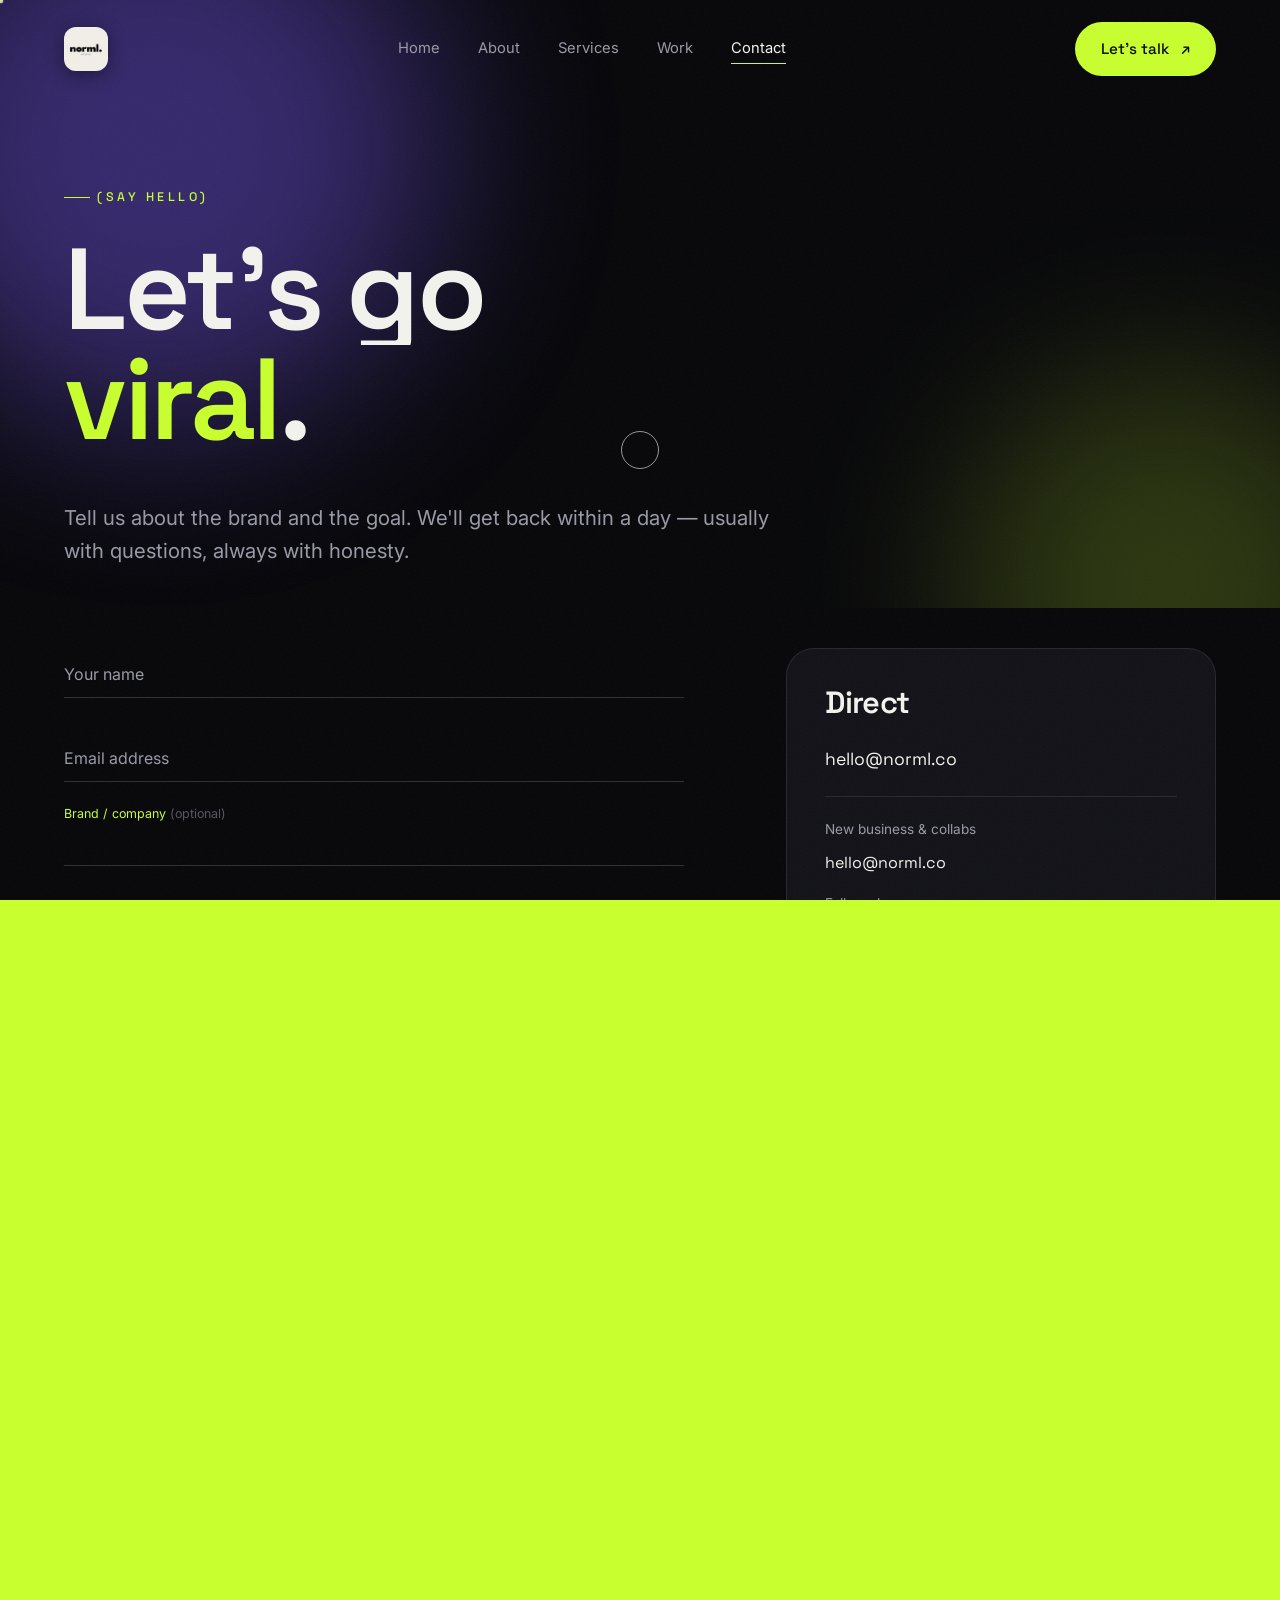
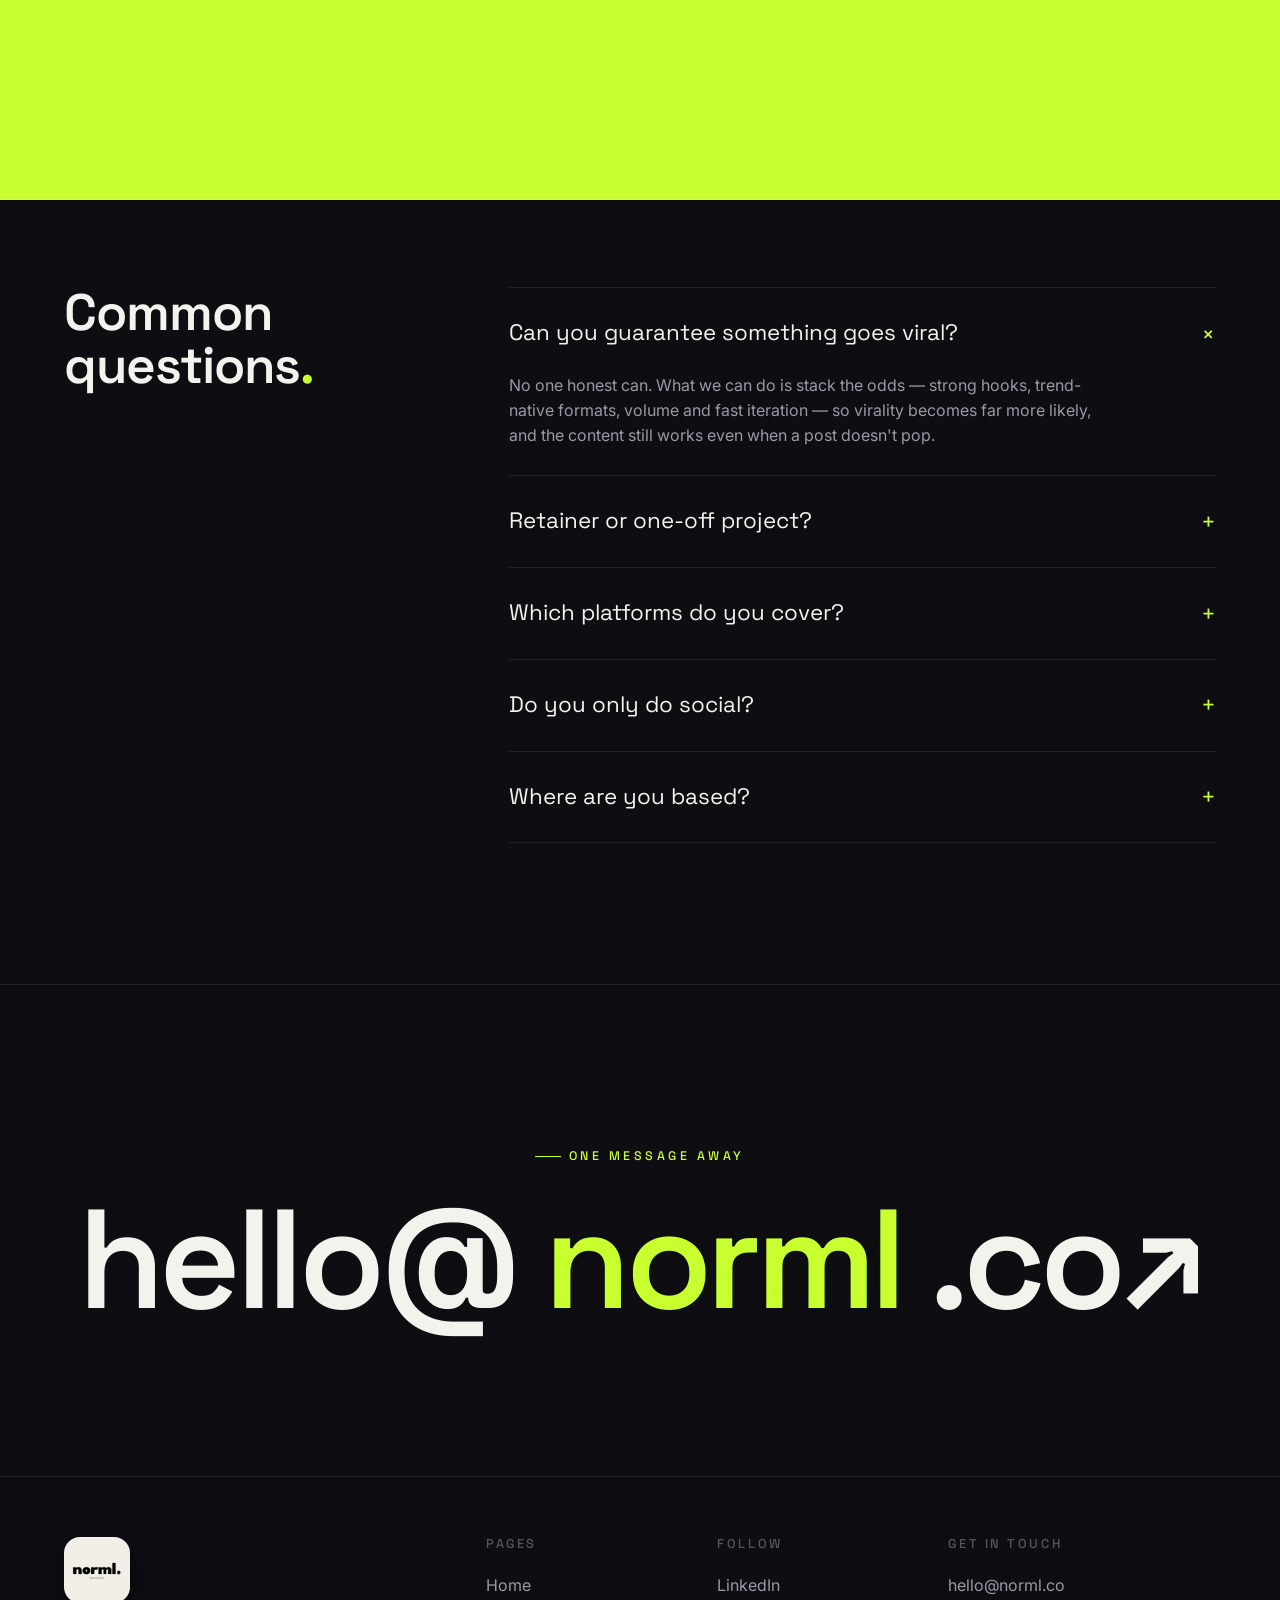
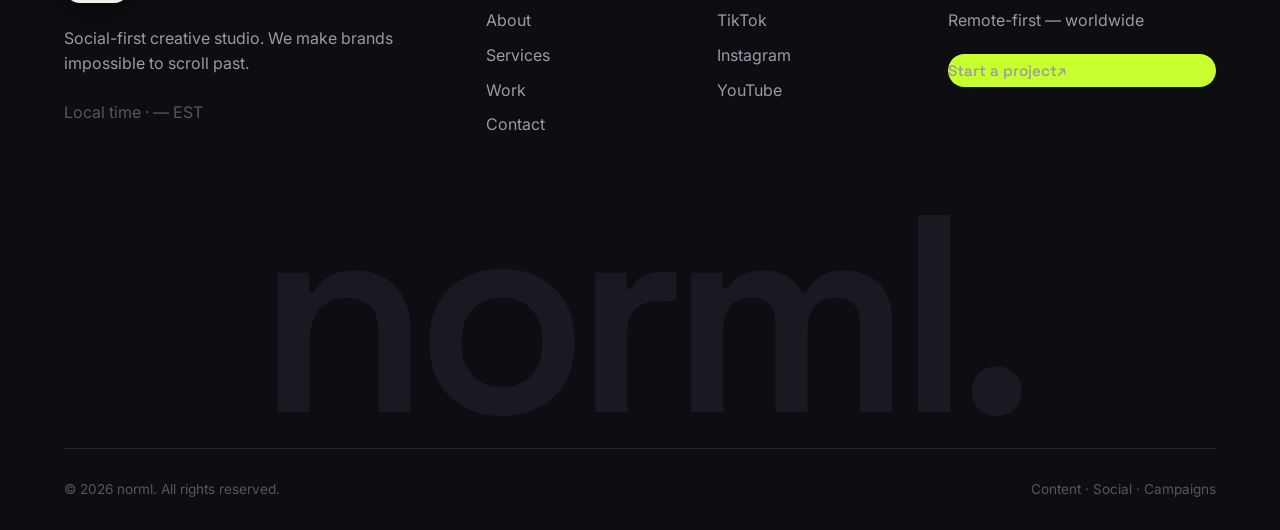
<file: site/dark/contact.html>
<!DOCTYPE html>
<html lang="en">
<head>
<meta charset="UTF-8">
<meta name="viewport" content="width=device-width, initial-scale=1.0">
<link rel="icon" type="image/jpeg" href="norml_agency_logo.jpg">
<title>Contact — norml.</title>
<meta name="description" content="Start a project with norml. Tell us about the brand and the goal — we'll get back within a day. Remote-first, working worldwide.">
<link rel="preconnect" href="https://fonts.googleapis.com">
<link rel="preconnect" href="https://fonts.gstatic.com" crossorigin>
<link href="https://fonts.googleapis.com/css2?family=Space+Grotesk:wght@400;500;600;700&family=Inter:wght@400;500;600&display=swap" rel="stylesheet">
<link rel="stylesheet" href="css/style.css">
</head>
<body>

<div class="grain"></div>
<div class="page-veil"></div>
<div class="cursor-dot"></div>
<div class="cursor-ring"></div>
<div class="scroll-progress" style="position:fixed;top:0;left:0;height:3px;width:100%;background:var(--accent);transform-origin:left;transform:scaleX(0);z-index:850"></div>

<nav class="nav">
  <a href="index.html" class="nav__logo" aria-label="norml. — Let's Go Viral"><img src="norml_agency_logo.jpg" alt="norml." class="brand-mark"></a>
  <div class="nav__links">
    <a href="index.html" class="nav__link">Home</a>
    <a href="about.html" class="nav__link">About</a>
    <a href="services.html" class="nav__link">Services</a>
    <a href="work.html" class="nav__link">Work</a>
    <a href="contact.html" class="nav__link active">Contact</a>
  </div>
  <div class="nav__right">
    <a href="contact.html" class="btn btn--accent" data-magnetic><span>Let's talk</span><span class="btn__arrow">↗</span></a>
    <button class="nav__burger" aria-label="Menu"><span></span><span></span></button>
  </div>
</nav>

<div class="mobile-menu">
  <a href="index.html"><span class="idx">01</span>Home</a>
  <a href="about.html"><span class="idx">02</span>About</a>
  <a href="services.html"><span class="idx">03</span>Services</a>
  <a href="work.html"><span class="idx">04</span>Work</a>
  <a href="contact.html"><span class="idx">05</span>Contact</a>
  <div class="mm-foot"><span>Remote-first</span><span>hello@norml.co</span></div>
</div>

<main>

<header class="section" style="padding-top:180px;padding-bottom:40px;overflow:hidden">
  <div class="aurora" style="width:560px;height:560px;background:var(--violet);top:-140px;left:-120px;opacity:.4" data-parallax="0.3"></div>
  <div class="aurora" style="width:420px;height:420px;background:var(--accent);bottom:-200px;right:-100px;opacity:.2" data-parallax="0.5"></div>
  <div class="wrap" style="position:relative;z-index:2">
    <div class="eyebrow" data-reveal>(Say hello)</div>
    <h1 class="display reveal-lines mt-m">
      <span class="line"><span>Let's go</span></span>
      <span class="line"><span><span class="text-accent">viral</span>.</span></span>
    </h1>
    <p class="lead maxw-md mt-l" data-reveal data-reveal-delay="2">
      Tell us about the brand and the goal. We'll get back within a day — usually with questions, always with honesty.
    </p>
  </div>
</header>

<section class="section" style="padding-top:40px">
  <div class="wrap grid" style="grid-template-columns:1.2fr 0.8fr;gap:clamp(40px,6vw,90px);align-items:start">

    <!-- Form -->
    <form class="form" data-reveal id="contactForm" novalidate>
      <div class="field">
        <input type="text" id="name" name="name" required>
        <label for="name">Your name</label>
        <span class="field__line"></span>
      </div>
      <div class="field">
        <input type="email" id="email" name="email" required>
        <label for="email">Email address</label>
        <span class="field__line"></span>
      </div>
      <div class="field">
        <input type="text" id="company" name="company">
        <label for="company">Brand / company <span style="color:var(--faint)">(optional)</span></label>
        <span class="field__line"></span>
      </div>

      <p class="form__label">What do you need?</p>
      <div class="form__chips">
        <label class="pick"><input type="checkbox" name="need" value="Social media management"><span>Social management</span></label>
        <label class="pick"><input type="checkbox" name="need" value="Short-form video"><span>Short-form video</span></label>
        <label class="pick"><input type="checkbox" name="need" value="Content creation / UGC"><span>Content / UGC</span></label>
        <label class="pick"><input type="checkbox" name="need" value="Influencer campaign"><span>Influencer campaign</span></label>
        <label class="pick"><input type="checkbox" name="need" value="Branding"><span>Branding</span></label>
        <label class="pick"><input type="checkbox" name="need" value="Web / product"><span>Web / product</span></label>
        <label class="pick"><input type="checkbox" name="need" value="Not sure yet"><span>Not sure yet</span></label>
      </div>

      <div class="field" style="margin-top:30px">
        <textarea id="message" name="message" rows="4" required></textarea>
        <label for="message">Tell us about the brand &amp; the goal</label>
        <span class="field__line"></span>
      </div>

      <button type="submit" class="btn btn--accent" data-magnetic style="margin-top:30px"><span>Send message</span><span class="btn__arrow">↗</span></button>
      <p class="form__note" id="formNote"></p>
    </form>

    <!-- Aside -->
    <aside class="grid" data-reveal data-reveal-delay="2" style="gap:30px">
      <div class="card"><div class="card__glow"></div>
        <h3 class="h-md mb-m">Direct</h3>
        <a href="mailto:hello@norml.co" class="link-arrow" style="font-size:1.1rem">hello@norml.co</a>
        <div class="divider" style="margin:22px 0"></div>
        <p class="text-muted" style="font-size:.85rem;margin-bottom:10px">New business &amp; collabs</p>
        <a href="mailto:hello@norml.co" class="link-arrow">hello@norml.co</a>
        <p class="text-muted" style="font-size:.85rem;margin:18px 0 10px">Follow along</p>
        <a href="https://www.linkedin.com/company/norml-company/" target="_blank" rel="noopener" class="link-arrow">LinkedIn ↗</a>
      </div>

      <div class="card"><div class="card__glow"></div>
        <h3 class="h-md mb-m">Studio</h3>
        <p class="text-muted">Remote-first — worldwide</p>
        <p class="text-muted">Working across time zones</p>
        <p class="text-muted mt-s">Local time · <span class="js-clock text-accent">—</span> EST</p>
        <div class="divider" style="margin:22px 0"></div>
        <div style="display:flex;gap:10px;flex-wrap:wrap">
          <a href="https://www.linkedin.com/company/norml-company/" target="_blank" rel="noopener" class="chip">LinkedIn</a>
          <a href="#" target="_blank" rel="noopener" class="chip">TikTok</a>
          <a href="#" target="_blank" rel="noopener" class="chip">Instagram</a>
        </div>
      </div>

      <div class="card" style="background:var(--accent);color:var(--accent-ink)">
        <h3 class="h-md">Prefer to talk?</h3>
        <p class="mt-s" style="opacity:.8">Book a 30-minute intro call and we'll figure out if we're a fit — and where the quick wins are.</p>
        <a href="mailto:hello@norml.co?subject=Intro%20call" class="btn" style="background:var(--accent-ink);color:var(--accent);margin-top:20px"><span>Book a call</span><span class="btn__arrow">↗</span></a>
      </div>
    </aside>
  </div>
</section>

<!-- FAQ -->
<section class="section" style="background:var(--bg-2);border-top:1px solid var(--line)">
  <div class="wrap grid" style="grid-template-columns:0.7fr 1.3fr;gap:clamp(30px,5vw,80px);align-items:start">
    <h2 class="h-lg" data-reveal style="position:sticky;top:120px">Common<br>questions<span class="text-accent">.</span></h2>
    <div class="faq">
      <details data-reveal open><summary>Can you guarantee something goes viral?</summary><p>No one honest can. What we can do is stack the odds — strong hooks, trend-native formats, volume and fast iteration — so virality becomes far more likely, and the content still works even when a post doesn't pop.</p></details>
      <details data-reveal><summary>Retainer or one-off project?</summary><p>Both. Most brands work with us on an always-on retainer, but we also run focused campaign sprints around a launch or moment, and standalone content production.</p></details>
      <details data-reveal><summary>Which platforms do you cover?</summary><p>Primarily short-form — TikTok, Instagram Reels and YouTube Shorts — plus the supporting feed and LinkedIn for B2B. We go where your audience actually scrolls.</p></details>
      <details data-reveal><summary>Do you only do social?</summary><p>Social and content are the core. But when a campaign needs a landing page, a brand refresh or a product, we design and build that too.</p></details>
      <details data-reveal><summary>Where are you based?</summary><p>We're remote-first and work with brands worldwide, across time zones.</p></details>
    </div>
  </div>
</section>

</main>

<footer class="footer">
  <div class="footer__cta"><div class="wrap center">
    <p class="eyebrow center" style="justify-content:center;margin-bottom:30px">One message away</p>
    <h2 class="footer__big" data-reveal><a href="mailto:hello@norml.co" data-cursor="email">hello@<br><span class="text-accent">norml</span>.co↗</a></h2>
  </div></div>
  <div class="wrap">
    <div class="footer__grid">
      <div class="footer__col">
        <img src="norml_agency_logo.jpg" alt="norml. — Let's Go Viral" class="footer__brand-mark">
        <p>Social-first creative studio. We make brands impossible to scroll past.</p>
        <p style="margin-top:14px;color:var(--faint)">Local time · <span class="js-clock">—</span> EST</p>
      </div>
      <div class="footer__col"><h4>Pages</h4>
        <a href="index.html">Home</a><a href="about.html">About</a><a href="services.html">Services</a><a href="work.html">Work</a><a href="contact.html">Contact</a></div>
      <div class="footer__col"><h4>Follow</h4>
        <a href="https://www.linkedin.com/company/norml-company/" target="_blank" rel="noopener">LinkedIn</a>
        <a href="#" target="_blank" rel="noopener">TikTok</a>
        <a href="#" target="_blank" rel="noopener">Instagram</a>
        <a href="#" target="_blank" rel="noopener">YouTube</a></div>
      <div class="footer__col"><h4>Get in touch</h4>
        <a href="mailto:hello@norml.co">hello@norml.co</a><p>Remote-first — worldwide</p>
        <a href="contact.html" class="btn btn--accent" style="margin-top:16px"><span>Start a project</span><span class="btn__arrow">↗</span></a></div>
    </div>
    <div class="footer__logo-big">norml.</div>
    <div class="footer__bottom"><span>© 2026 norml. All rights reserved.</span><span>Content · Social · Campaigns</span></div>
  </div>
</footer>

<style>
.form { max-width:620px; }
.field { position:relative; margin-bottom:34px; }
.field input, .field textarea { width:100%; background:transparent; border:none; border-bottom:1px solid var(--line-2); padding:14px 0; color:var(--text); font-size:1.1rem; font-family:var(--font-body); resize:vertical; }
.field input:focus, .field textarea:focus { outline:none; }
.field label { position:absolute; left:0; top:14px; color:var(--muted); pointer-events:none; transition:transform .35s var(--ease), color .35s, font-size .35s; }
.field input:focus + label, .field input:valid + label, .field textarea:focus + label, .field textarea:valid + label { transform:translateY(-26px); font-size:.78rem; color:var(--accent); }
.field__line { position:absolute; left:0; bottom:0; height:2px; width:100%; background:var(--accent); transform:scaleX(0); transform-origin:left; transition:transform .4s var(--ease); }
.field input:focus ~ .field__line, .field textarea:focus ~ .field__line { transform:scaleX(1); }
.form__label { font-family:var(--font-display); margin:10px 0 16px; color:var(--muted); }
.form__chips { display:flex; flex-wrap:wrap; gap:10px; }
.pick { position:relative; }
.pick input { position:absolute; opacity:0; }
.pick span { display:inline-block; padding:9px 17px; border:1px solid var(--line-2); border-radius:999px; font-size:.88rem; color:var(--muted); font-family:var(--font-display); transition:all .3s; }
.pick input:checked + span { background:var(--accent); color:var(--accent-ink); border-color:var(--accent); }
.pick:hover span { border-color:var(--accent); color:var(--text); }
.form__note { margin-top:18px; color:var(--accent); font-family:var(--font-display); min-height:1.2em; }
.faq details { border-top:1px solid var(--line); padding:6px 0; }
.faq details:last-child { border-bottom:1px solid var(--line); }
.faq summary { list-style:none; cursor:pointer; padding:22px 40px 22px 0; font-family:var(--font-display); font-size:clamp(1.05rem,2vw,1.4rem); position:relative; transition:color .3s; }
.faq summary::-webkit-details-marker { display:none; }
.faq summary::after { content:"+"; position:absolute; right:0; top:50%; transform:translateY(-50%); font-size:1.5rem; color:var(--accent); transition:transform .3s; }
.faq details[open] summary::after { transform:translateY(-50%) rotate(45deg); }
.faq summary:hover { color:var(--accent); }
.faq details p { color:var(--muted); padding:0 40px 22px 0; max-width:640px; animation:fadeIn .5s var(--ease); }
@keyframes fadeIn { from{opacity:0;transform:translateY(-6px)} to{opacity:1;transform:none} }
@media (max-width:820px){ .wrap>.grid[style*="1.2fr 0.8fr"], .wrap>.grid[style*="0.7fr 1.3fr"]{grid-template-columns:1fr!important} h2[style*="sticky"]{position:static!important} }
</style>

<script src="js/main.js"></script>
<script>
const form = document.getElementById('contactForm');
form.addEventListener('submit', e => {
  e.preventDefault();
  const note = document.getElementById('formNote');
  const name = form.name.value.trim();
  const email = form.email.value.trim();
  const msg = form.message.value.trim();
  if (!name || !email || !msg) { note.style.color = 'var(--pink)'; note.textContent = 'Please fill in your name, email and a short message.'; return; }
  const needs = [...form.querySelectorAll('input[name="need"]:checked')].map(i => i.value).join(', ');
  const body = encodeURIComponent(`Hi norml team,\n\n${msg}\n\nInterested in: ${needs || '—'}\nBrand: ${form.company.value || '—'}\n\n${name}\n${email}`);
  note.style.color = 'var(--accent)';
  note.textContent = 'Opening your email client…';
  window.location.href = `mailto:hello@norml.co?subject=${encodeURIComponent('New project enquiry — ' + name)}&body=${body}`;
});
</script>
</body>
</html>
</file>
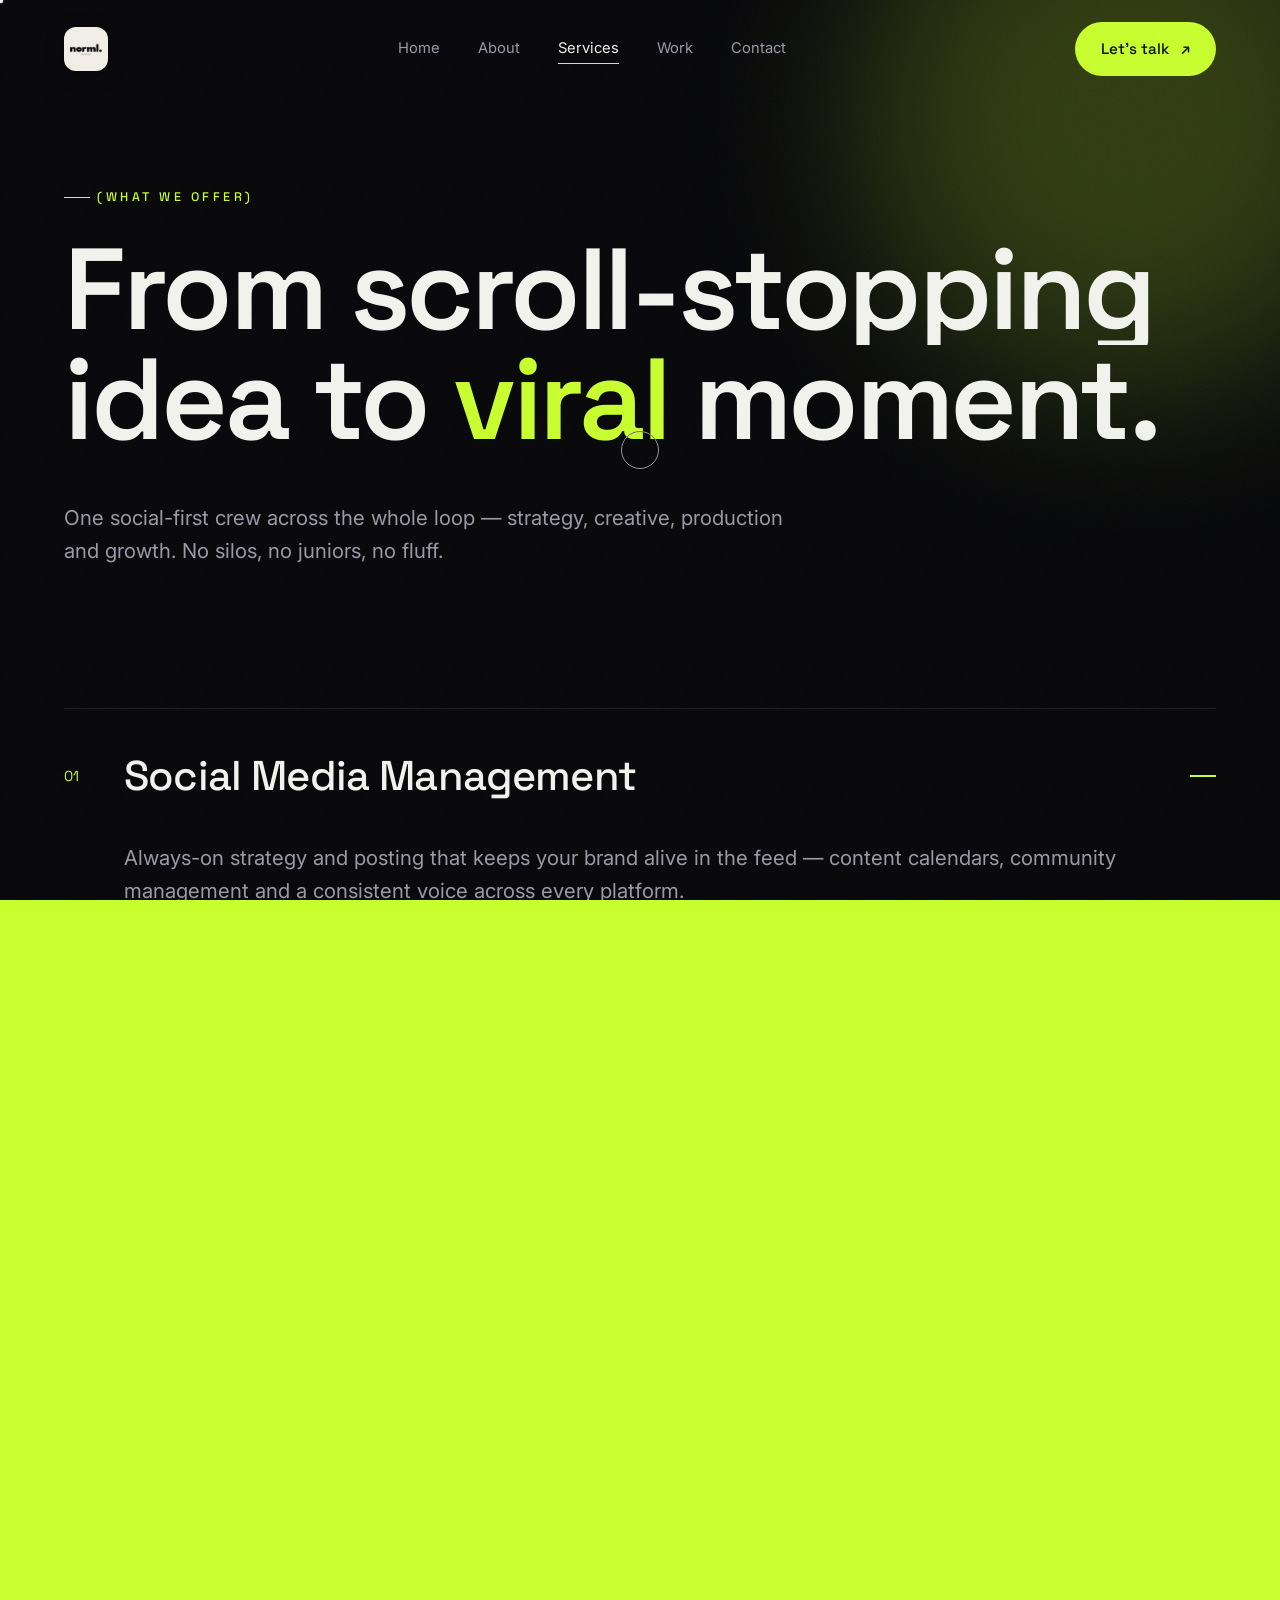
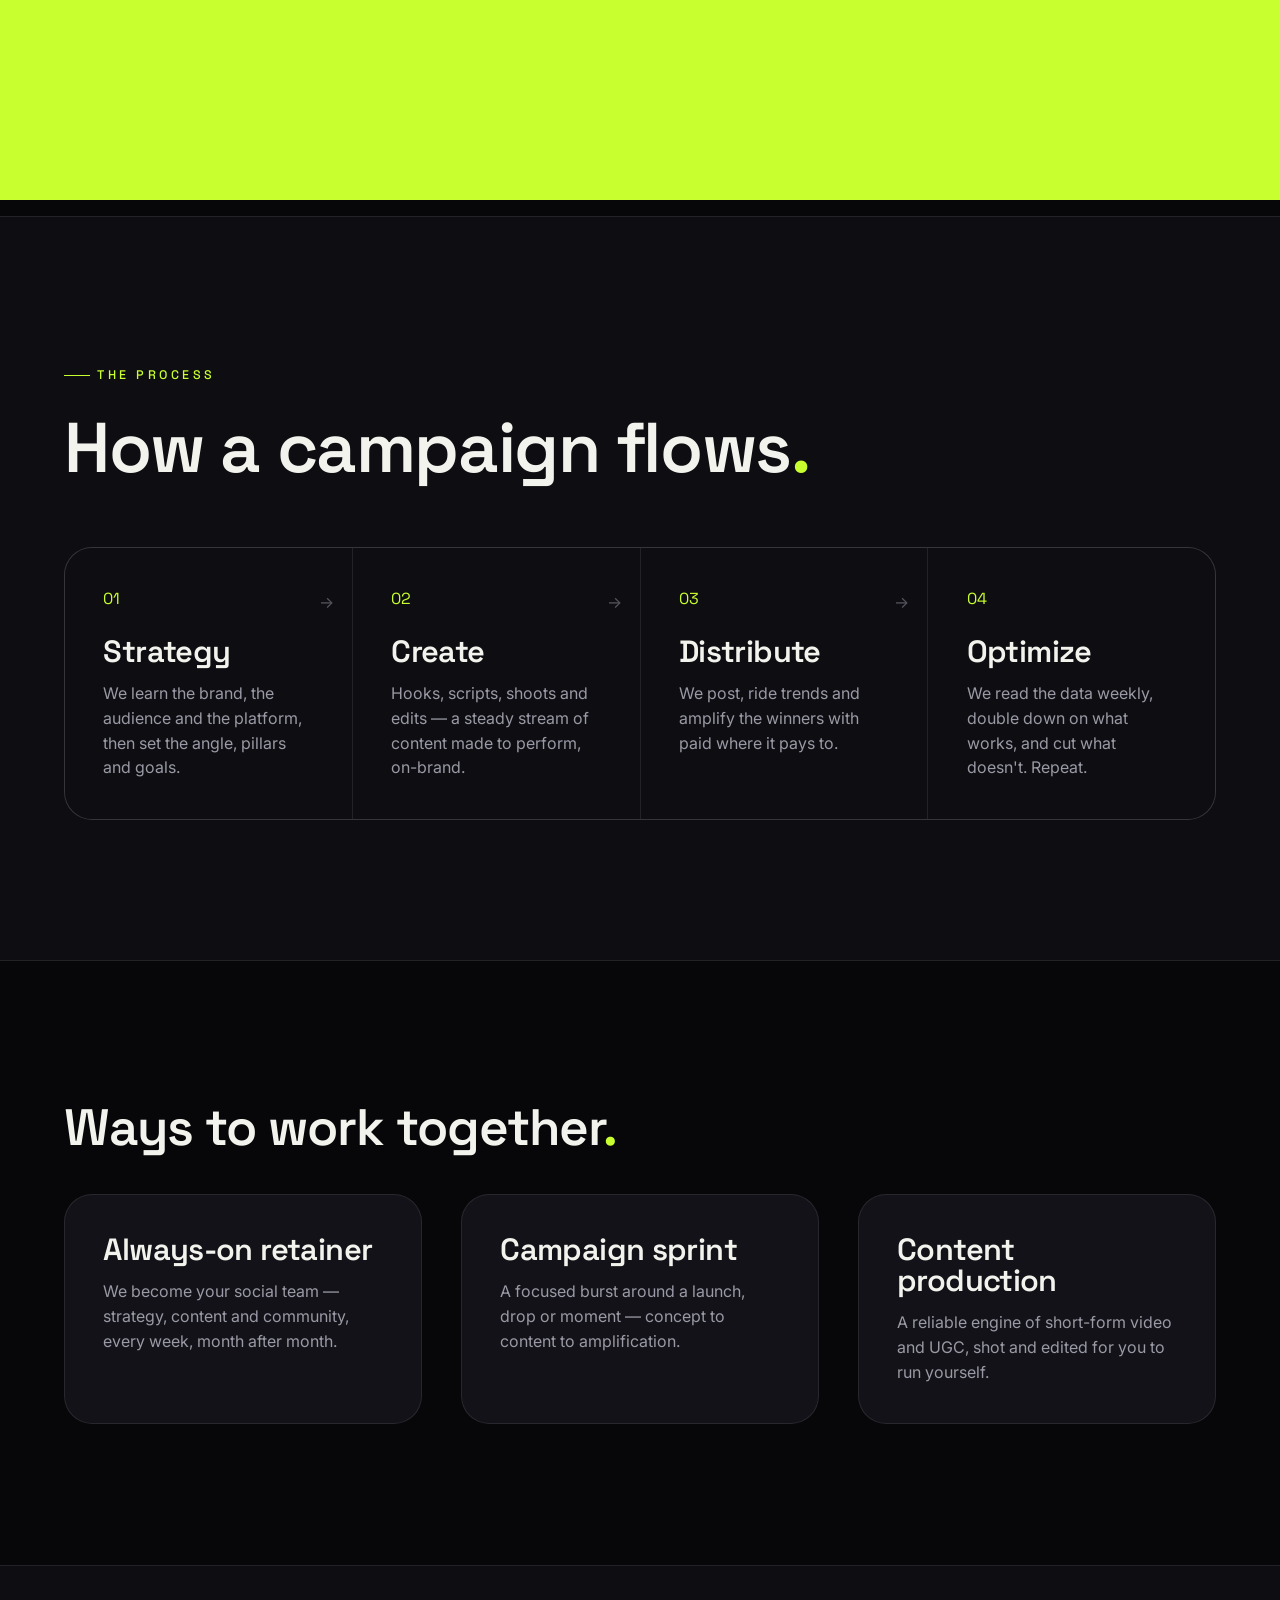
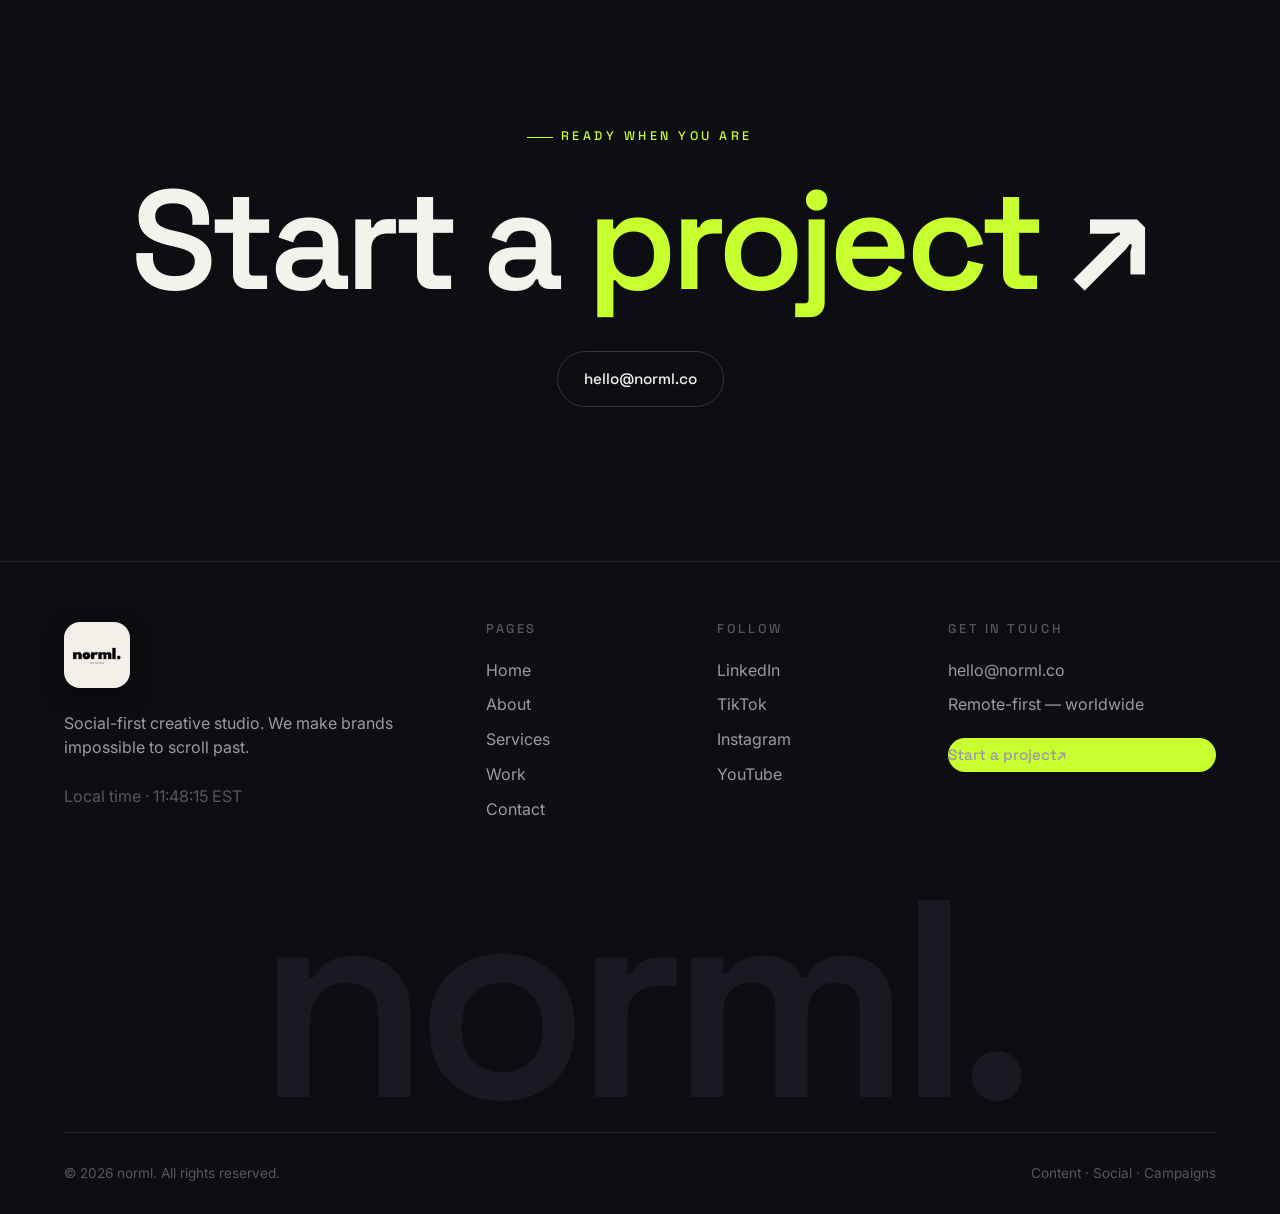
<file: site/dark/services.html>
<!DOCTYPE html>
<html lang="en">
<head>
<meta charset="UTF-8">
<meta name="viewport" content="width=device-width, initial-scale=1.0">
<link rel="icon" type="image/jpeg" href="norml_agency_logo.jpg">
<title>Services — norml.</title>
<meta name="description" content="Social media management, short-form video, content creation, influencer campaigns, branding, and (sometimes) web & product. A social-first creative agency.">
<link rel="preconnect" href="https://fonts.googleapis.com">
<link rel="preconnect" href="https://fonts.gstatic.com" crossorigin>
<link href="https://fonts.googleapis.com/css2?family=Space+Grotesk:wght@400;500;600;700&family=Inter:wght@400;500;600&display=swap" rel="stylesheet">
<link rel="stylesheet" href="css/style.css">
</head>
<body>

<div class="grain"></div>
<div class="page-veil"></div>
<div class="cursor-dot"></div>
<div class="cursor-ring"></div>
<div class="scroll-progress" style="position:fixed;top:0;left:0;height:3px;width:100%;background:var(--accent);transform-origin:left;transform:scaleX(0);z-index:850"></div>

<nav class="nav">
  <a href="index.html" class="nav__logo" aria-label="norml. — Let's Go Viral"><img src="norml_agency_logo.jpg" alt="norml." class="brand-mark"></a>
  <div class="nav__links">
    <a href="index.html" class="nav__link">Home</a>
    <a href="about.html" class="nav__link">About</a>
    <a href="services.html" class="nav__link active">Services</a>
    <a href="work.html" class="nav__link">Work</a>
    <a href="contact.html" class="nav__link">Contact</a>
  </div>
  <div class="nav__right">
    <a href="contact.html" class="btn btn--accent" data-magnetic><span>Let's talk</span><span class="btn__arrow">↗</span></a>
    <button class="nav__burger" aria-label="Menu"><span></span><span></span></button>
  </div>
</nav>

<div class="mobile-menu">
  <a href="index.html"><span class="idx">01</span>Home</a>
  <a href="about.html"><span class="idx">02</span>About</a>
  <a href="services.html"><span class="idx">03</span>Services</a>
  <a href="work.html"><span class="idx">04</span>Work</a>
  <a href="contact.html"><span class="idx">05</span>Contact</a>
  <div class="mm-foot"><span>Remote-first</span><span>hello@norml.co</span></div>
</div>

<main>

<header class="section" style="padding-top:180px;overflow:hidden">
  <div class="aurora" style="width:540px;height:540px;background:var(--accent);top:-160px;right:-120px;opacity:.22" data-parallax="0.3"></div>
  <div class="wrap" style="position:relative;z-index:2">
    <div class="eyebrow" data-reveal>(What we offer)</div>
    <h1 class="display reveal-lines mt-m">
      <span class="line"><span>From scroll-stopping</span></span>
      <span class="line"><span>idea to <span class="text-accent">viral</span> moment.</span></span>
    </h1>
    <p class="lead maxw-md mt-l" data-reveal data-reveal-delay="2">
      One social-first crew across the whole loop — strategy, creative, production and growth.
      No silos, no juniors, no fluff.
    </p>
  </div>
</header>

<!-- Services accordion -->
<section class="section" style="padding-top:0">
  <div class="wrap">
    <div class="acc">
      <div class="acc__item" data-reveal>
        <button class="acc__head">
          <span class="acc__n">01</span>
          <span class="acc__title">Social Media Management</span>
          <span class="acc__plus"></span>
        </button>
        <div class="acc__body"><div class="acc__inner">
          <p class="lead">Always-on strategy and posting that keeps your brand alive in the feed — content calendars, community management and a consistent voice across every platform.</p>
          <div class="acc__tags"><span class="chip">Strategy</span><span class="chip">Content calendar</span><span class="chip">Community</span><span class="chip">Platform-native</span><span class="chip">Reporting</span></div>
        </div></div>
      </div>

      <div class="acc__item" data-reveal>
        <button class="acc__head">
          <span class="acc__n">02</span>
          <span class="acc__title">Short-Form Video</span>
          <span class="acc__plus"></span>
        </button>
        <div class="acc__body"><div class="acc__inner">
          <p class="lead">Hook-first TikToks, Reels and Shorts — scripted, shot and edited to stop the scroll in three seconds and keep people watching to the end.</p>
          <div class="acc__tags"><span class="chip">TikTok</span><span class="chip">Reels</span><span class="chip">YouTube Shorts</span><span class="chip">Hook-writing</span><span class="chip">Editing</span></div>
        </div></div>
      </div>

      <div class="acc__item" data-reveal>
        <button class="acc__head">
          <span class="acc__n">03</span>
          <span class="acc__title">Content Creation &amp; UGC</span>
          <span class="acc__plus"></span>
        </button>
        <div class="acc__body"><div class="acc__inner">
          <p class="lead">UGC, photo &amp; video production and scroll-stopping creative built for how people actually watch — not polished to death, just made to perform.</p>
          <div class="acc__tags"><span class="chip">UGC</span><span class="chip">Photo &amp; video</span><span class="chip">Creator content</span><span class="chip">Production</span></div>
        </div></div>
      </div>

      <div class="acc__item" data-reveal>
        <button class="acc__head">
          <span class="acc__n">04</span>
          <span class="acc__title">Influencer &amp; Creator Campaigns</span>
          <span class="acc__plus"></span>
        </button>
        <div class="acc__body"><div class="acc__inner">
          <p class="lead">The right creators, clear briefs and campaigns that feel native to the platform — matchmaking, management and measurement, end to end.</p>
          <div class="acc__tags"><span class="chip">Creator matching</span><span class="chip">Briefs</span><span class="chip">Whitelisting</span><span class="chip">Campaign management</span></div>
        </div></div>
      </div>

      <div class="acc__item" data-reveal>
        <button class="acc__head">
          <span class="acc__n">05</span>
          <span class="acc__title">Branding &amp; Creative Direction</span>
          <span class="acc__plus"></span>
        </button>
        <div class="acc__body"><div class="acc__inner">
          <p class="lead">Identity, art direction and a brand system designed to travel — so you look like yourself across every platform, format and collab.</p>
          <div class="acc__tags"><span class="chip">Identity</span><span class="chip">Art direction</span><span class="chip">Brand system</span><span class="chip">Templates</span></div>
        </div></div>
      </div>

      <div class="acc__item" data-reveal>
        <button class="acc__head">
          <span class="acc__n">06</span>
          <span class="acc__title">Web &amp; Product <span style="color:var(--faint);font-size:.7em;margin-left:8px">sometimes</span></span>
          <span class="acc__plus"></span>
        </button>
        <div class="acc__body"><div class="acc__inner">
          <p class="lead">When a moment needs more than a post — a campaign landing page, a full site, or a product — we design and build it. Design-led, properly engineered.</p>
          <div class="acc__tags"><span class="chip">Landing pages</span><span class="chip">Websites</span><span class="chip">Product / MVP</span><span class="chip">Full-stack</span></div>
        </div></div>
      </div>
    </div>
  </div>
</section>

<!-- Process timeline -->
<section class="section" style="background:var(--bg-2);border-block:1px solid var(--line)">
  <div class="wrap">
    <div class="eyebrow mb-m" data-reveal>The process</div>
    <h2 class="h-xl" data-reveal data-reveal-delay="1" style="margin-bottom:64px">How a campaign flows<span class="text-accent">.</span></h2>
    <div class="steps">
      <div class="step" data-reveal><span class="step__n">01</span><h3 class="h-md">Strategy</h3><p class="text-muted mt-s">We learn the brand, the audience and the platform, then set the angle, pillars and goals.</p></div>
      <div class="step" data-reveal data-reveal-delay="1"><span class="step__n">02</span><h3 class="h-md">Create</h3><p class="text-muted mt-s">Hooks, scripts, shoots and edits — a steady stream of content made to perform, on-brand.</p></div>
      <div class="step" data-reveal data-reveal-delay="2"><span class="step__n">03</span><h3 class="h-md">Distribute</h3><p class="text-muted mt-s">We post, ride trends and amplify the winners with paid where it pays to.</p></div>
      <div class="step" data-reveal data-reveal-delay="3"><span class="step__n">04</span><h3 class="h-md">Optimize</h3><p class="text-muted mt-s">We read the data weekly, double down on what works, and cut what doesn't. Repeat.</p></div>
    </div>
  </div>
</section>

<!-- Engagement models -->
<section class="section">
  <div class="wrap">
    <h2 class="h-lg mb-m" data-reveal>Ways to work together<span class="text-accent">.</span></h2>
    <div class="grid" style="grid-template-columns:repeat(3,1fr);margin-top:40px">
      <div class="card" data-reveal data-tilt><div class="card__glow"></div>
        <h3 class="h-md">Always-on retainer</h3>
        <p class="text-muted mt-s">We become your social team — strategy, content and community, every week, month after month.</p>
      </div>
      <div class="card" data-reveal data-reveal-delay="1" data-tilt><div class="card__glow"></div>
        <h3 class="h-md">Campaign sprint</h3>
        <p class="text-muted mt-s">A focused burst around a launch, drop or moment — concept to content to amplification.</p>
      </div>
      <div class="card" data-reveal data-reveal-delay="2" data-tilt><div class="card__glow"></div>
        <h3 class="h-md">Content production</h3>
        <p class="text-muted mt-s">A reliable engine of short-form video and UGC, shot and edited for you to run yourself.</p>
      </div>
    </div>
  </div>
</section>

</main>

<footer class="footer">
  <div class="footer__cta"><div class="wrap center">
    <p class="eyebrow center" style="justify-content:center;margin-bottom:30px">Ready when you are</p>
    <h2 class="footer__big" data-reveal><a href="contact.html" data-cursor="let's go">Start a<br><span class="text-accent">project</span>↗</a></h2>
    <a href="mailto:hello@norml.co" class="btn btn--ghost mt-l" data-magnetic><span>hello@norml.co</span></a>
  </div></div>
  <div class="wrap">
    <div class="footer__grid">
      <div class="footer__col">
        <img src="norml_agency_logo.jpg" alt="norml. — Let's Go Viral" class="footer__brand-mark">
        <p>Social-first creative studio. We make brands impossible to scroll past.</p>
        <p style="margin-top:14px;color:var(--faint)">Local time · <span class="js-clock">—</span> EST</p>
      </div>
      <div class="footer__col"><h4>Pages</h4>
        <a href="index.html">Home</a><a href="about.html">About</a><a href="services.html">Services</a><a href="work.html">Work</a><a href="contact.html">Contact</a></div>
      <div class="footer__col"><h4>Follow</h4>
        <a href="https://www.linkedin.com/company/norml-company/" target="_blank" rel="noopener">LinkedIn</a>
        <a href="#" target="_blank" rel="noopener">TikTok</a>
        <a href="#" target="_blank" rel="noopener">Instagram</a>
        <a href="#" target="_blank" rel="noopener">YouTube</a></div>
      <div class="footer__col"><h4>Get in touch</h4>
        <a href="mailto:hello@norml.co">hello@norml.co</a><p>Remote-first — worldwide</p>
        <a href="contact.html" class="btn btn--accent" style="margin-top:16px"><span>Start a project</span><span class="btn__arrow">↗</span></a></div>
    </div>
    <div class="footer__logo-big">norml.</div>
    <div class="footer__bottom"><span>© 2026 norml. All rights reserved.</span><span>Content · Social · Campaigns</span></div>
  </div>
</footer>

<style>
.acc__item { border-top:1px solid var(--line); }
.acc__item:last-child { border-bottom:1px solid var(--line); }
.acc__head { width:100%; display:flex; align-items:center; gap:24px; padding:clamp(24px,3.4vw,40px) 0; text-align:left; }
.acc__n { font-family:var(--font-display); color:var(--accent); font-size:.9rem; width:36px; flex-shrink:0; }
.acc__title { font-family:var(--font-display); font-weight:500; font-size:clamp(1.4rem,3.4vw,2.6rem); letter-spacing:-.02em; flex:1; transition:color .3s,transform .4s var(--ease); }
.acc__head:hover .acc__title { color:var(--accent); transform:translateX(10px); }
.acc__plus { width:26px; height:26px; position:relative; flex-shrink:0; }
.acc__plus::before,.acc__plus::after { content:""; position:absolute; background:var(--text); transition:transform .4s var(--ease),background .3s; }
.acc__plus::before { left:0; right:0; top:12px; height:2px; }
.acc__plus::after { top:0; bottom:0; left:12px; width:2px; }
.acc__item.open .acc__plus::after { transform:scaleY(0); }
.acc__item.open .acc__plus::before { background:var(--accent); }
.acc__body { display:grid; grid-template-rows:0fr; transition:grid-template-rows .5s var(--ease); }
.acc__item.open .acc__body { grid-template-rows:1fr; }
.acc__inner { overflow:hidden; min-height:0; }
.acc__item.open .acc__inner { padding:0 0 38px 60px; }
.acc__tags { display:flex; flex-wrap:wrap; gap:10px; margin-top:22px; }
.steps { display:grid; grid-template-columns:repeat(4,1fr); gap:1px; background:var(--line); border:1px solid var(--line); border-radius:var(--r-lg); overflow:hidden; }
.step { background:var(--bg-2); padding:clamp(28px,3vw,46px); position:relative; transition:background .4s; }
.step:hover { background:var(--surface); }
.step__n { font-family:var(--font-display); color:var(--accent); font-size:1rem; display:block; margin-bottom:24px; }
.step::after { content:"→"; position:absolute; right:18px; top:42px; color:var(--faint); }
.step:last-child::after { display:none; }
@media (max-width:820px){ .steps{grid-template-columns:1fr 1fr} .step::after{display:none} .grid[style*="repeat(3,1fr)"]{grid-template-columns:1fr!important} }
@media (max-width:560px){ .steps{grid-template-columns:1fr} .acc__item.open .acc__inner{padding-left:0} }
</style>

<script src="js/main.js"></script>
<script>
document.querySelectorAll('.acc__head').forEach(h => {
  h.addEventListener('click', () => {
    const item = h.parentElement;
    const open = item.classList.contains('open');
    document.querySelectorAll('.acc__item').forEach(i => i.classList.remove('open'));
    if (!open) item.classList.add('open');
  });
});
document.querySelector('.acc__item')?.classList.add('open');
</script>
</body>
</html>
</file>
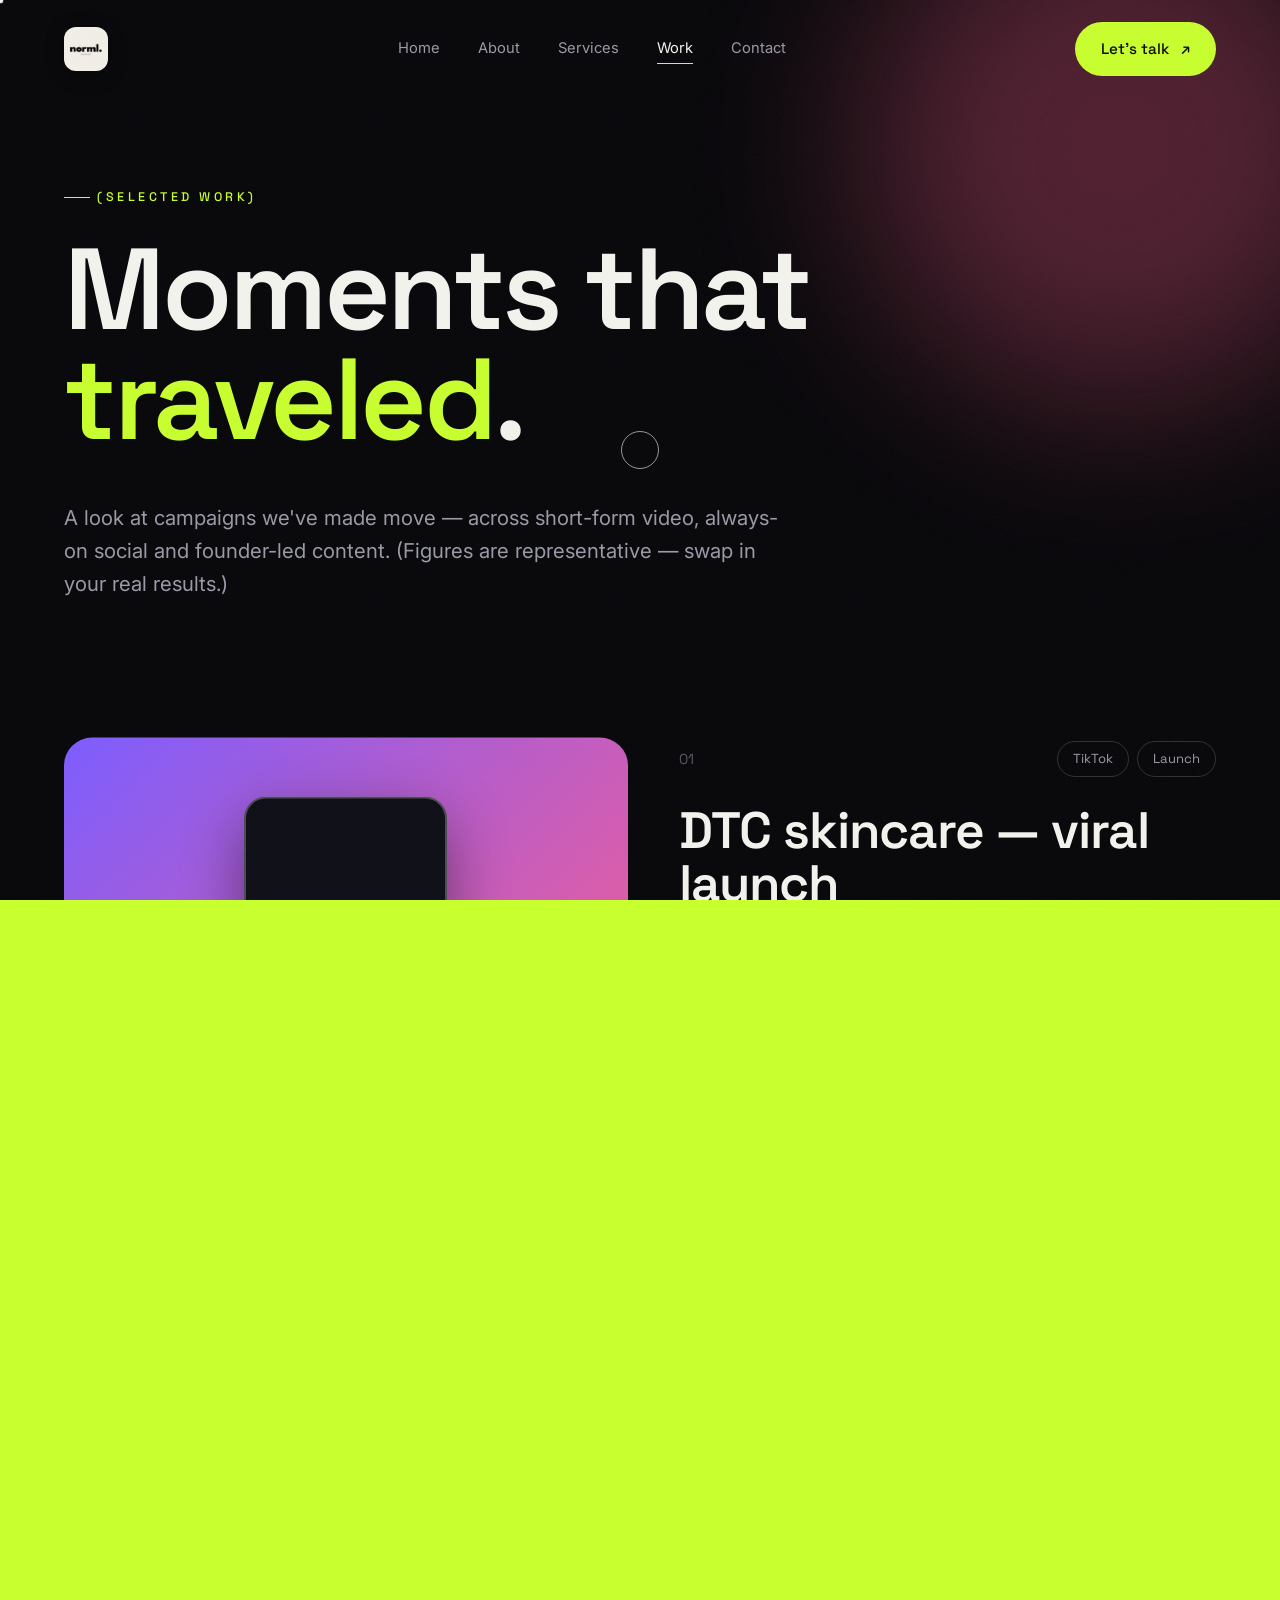
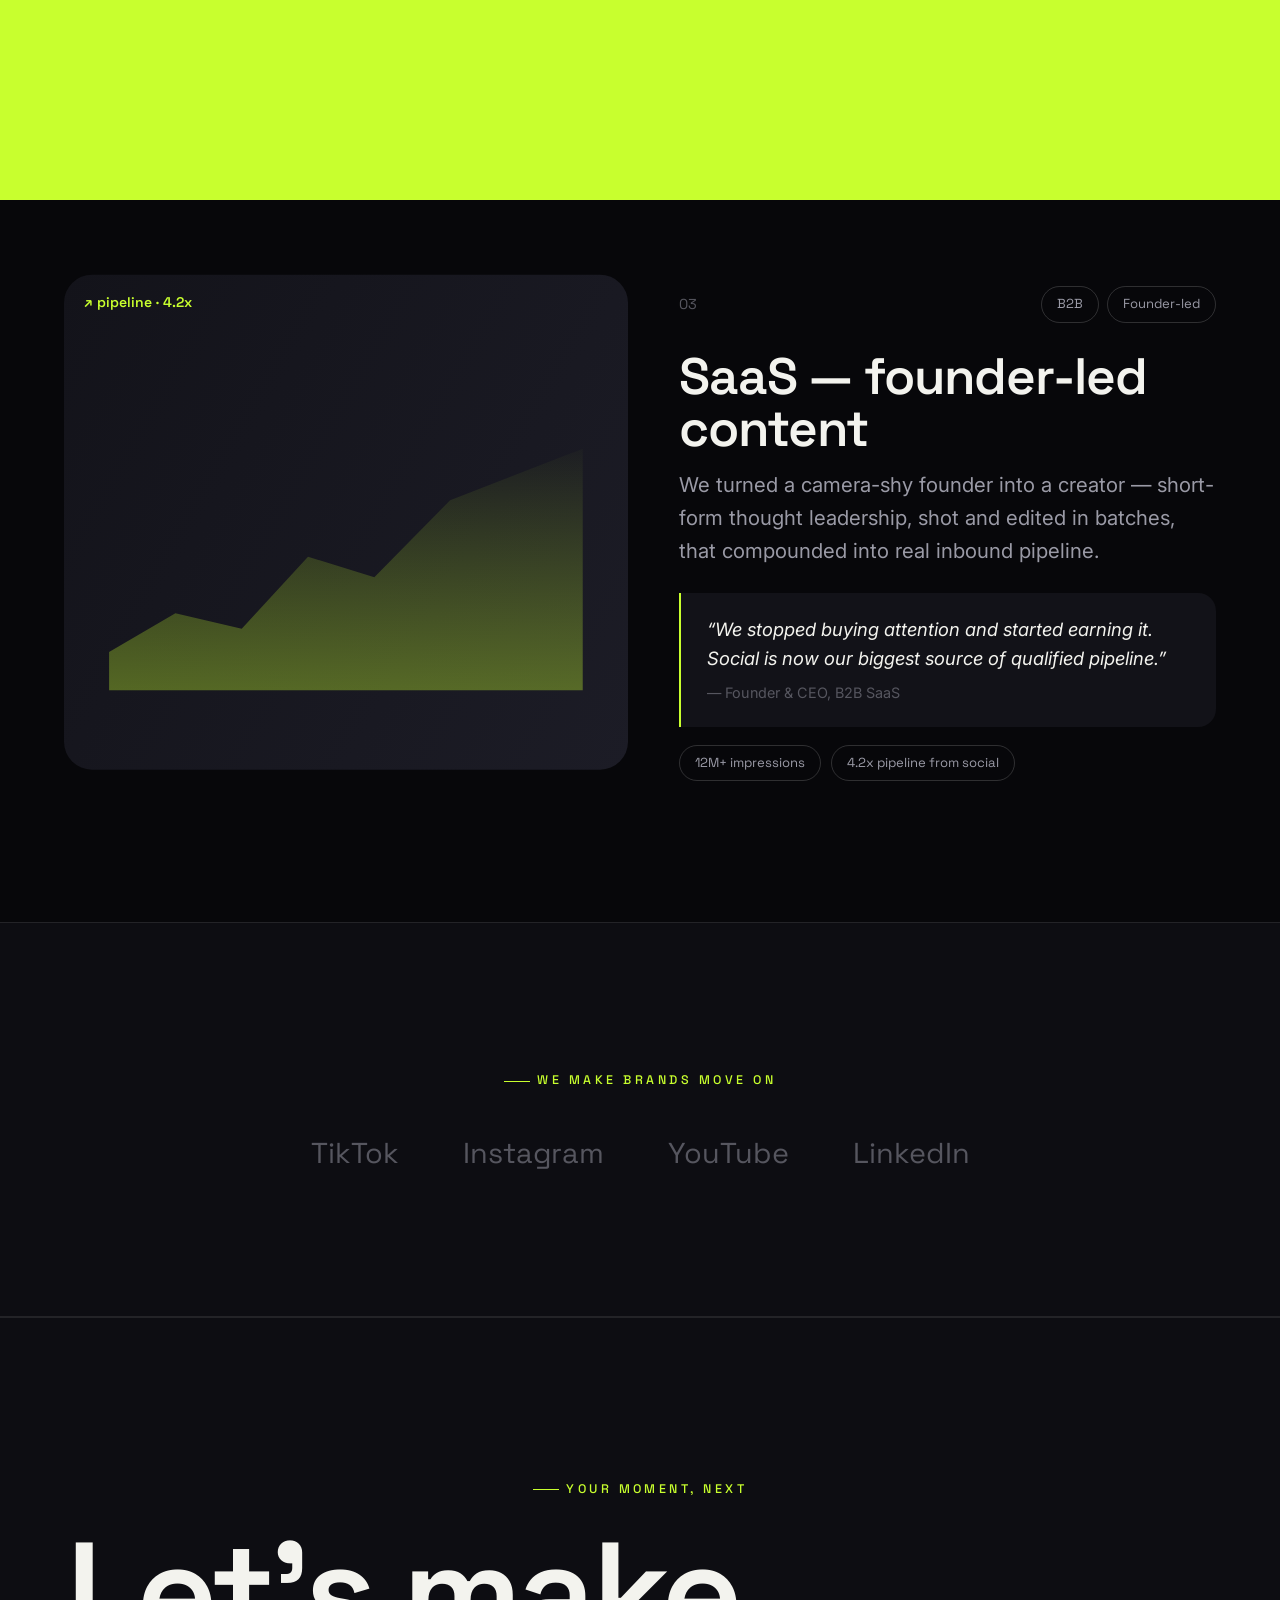
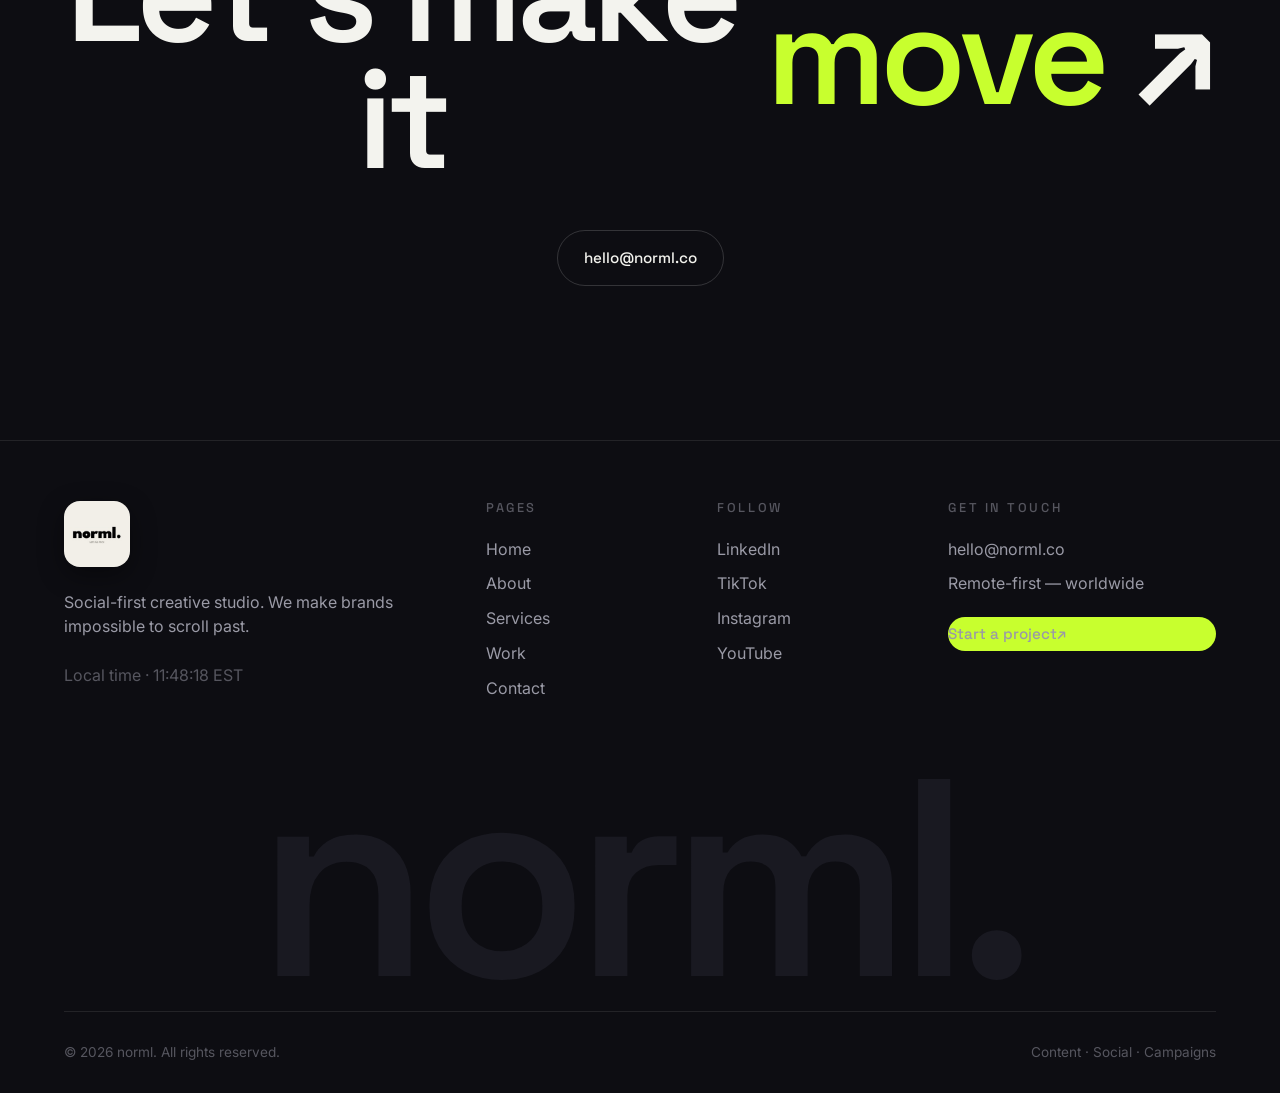
<file: site/dark/work.html>
<!DOCTYPE html>
<html lang="en">
<head>
<meta charset="UTF-8">
<meta name="viewport" content="width=device-width, initial-scale=1.0">
<link rel="icon" type="image/jpeg" href="norml_agency_logo.jpg">
<title>Work — norml.</title>
<meta name="description" content="Selected campaigns from norml. — a viral DTC launch, an always-on Reels engine, and founder-led content that turned into pipeline.">
<link rel="preconnect" href="https://fonts.googleapis.com">
<link rel="preconnect" href="https://fonts.gstatic.com" crossorigin>
<link href="https://fonts.googleapis.com/css2?family=Space+Grotesk:wght@400;500;600;700&family=Inter:wght@400;500;600&display=swap" rel="stylesheet">
<link rel="stylesheet" href="css/style.css">
</head>
<body>

<div class="grain"></div>
<div class="page-veil"></div>
<div class="cursor-dot"></div>
<div class="cursor-ring"></div>
<div class="scroll-progress" style="position:fixed;top:0;left:0;height:3px;width:100%;background:var(--accent);transform-origin:left;transform:scaleX(0);z-index:850"></div>

<nav class="nav">
  <a href="index.html" class="nav__logo" aria-label="norml. — Let's Go Viral"><img src="norml_agency_logo.jpg" alt="norml." class="brand-mark"></a>
  <div class="nav__links">
    <a href="index.html" class="nav__link">Home</a>
    <a href="about.html" class="nav__link">About</a>
    <a href="services.html" class="nav__link">Services</a>
    <a href="work.html" class="nav__link active">Work</a>
    <a href="contact.html" class="nav__link">Contact</a>
  </div>
  <div class="nav__right">
    <a href="contact.html" class="btn btn--accent" data-magnetic><span>Let's talk</span><span class="btn__arrow">↗</span></a>
    <button class="nav__burger" aria-label="Menu"><span></span><span></span></button>
  </div>
</nav>

<div class="mobile-menu">
  <a href="index.html"><span class="idx">01</span>Home</a>
  <a href="about.html"><span class="idx">02</span>About</a>
  <a href="services.html"><span class="idx">03</span>Services</a>
  <a href="work.html"><span class="idx">04</span>Work</a>
  <a href="contact.html"><span class="idx">05</span>Contact</a>
  <div class="mm-foot"><span>Remote-first</span><span>hello@norml.co</span></div>
</div>

<main>

<header class="section" style="padding-top:180px;overflow:hidden">
  <div class="aurora" style="width:520px;height:520px;background:var(--pink);top:-120px;right:-100px;opacity:.3" data-parallax="0.3"></div>
  <div class="wrap" style="position:relative;z-index:2">
    <div class="eyebrow" data-reveal>(Selected work)</div>
    <h1 class="display reveal-lines mt-m">
      <span class="line"><span>Moments that</span></span>
      <span class="line"><span><span class="text-accent">traveled</span>.</span></span>
    </h1>
    <p class="lead maxw-md mt-l" data-reveal data-reveal-delay="2">
      A look at campaigns we've made move — across short-form video, always-on social and founder-led content.
      <span class="text-muted">(Figures are representative — swap in your real results.)</span>
    </p>
  </div>
</header>

<!-- Case study 01 -->
<section class="section" style="padding-top:0">
  <div class="wrap">
    <article class="cs" data-reveal>
      <div class="cs__media viz--phone" data-cursor="play" data-parallax="0.06"></div>
      <div class="cs__body">
        <div style="display:flex;justify-content:space-between;align-items:center"><span class="cs__idx">01</span><div style="display:flex;gap:8px"><span class="chip">TikTok</span><span class="chip">Launch</span></div></div>
        <h2 class="h-lg mt-m">DTC skincare — viral launch</h2>
        <p class="lead mt-s">A new product drop was about to land quietly. We built a hook-first TikTok series around it — and turned the launch into a moment that sold out the first run.</p>
        <div class="cs__stats">
          <div><div class="stat__num" style="font-size:2.6rem"><span data-count="8">0</span><span class="suf">M+</span></div><div class="stat__label">views in one week</div></div>
          <div><div class="stat__num" style="font-size:2.6rem">+<span data-count="42">0</span><span class="suf">K</span></div><div class="stat__label">new followers</div></div>
          <div><div class="stat__num" style="font-size:2.6rem"><span data-count="100">0</span><span class="suf">%</span></div><div class="stat__label">first run sold out</div></div>
        </div>
      </div>
    </article>
  </div>
</section>

<!-- Case study 02 -->
<section class="section" style="padding-top:0">
  <div class="wrap">
    <article class="cs cs--rev" data-reveal>
      <div class="cs__media viz--reels" data-cursor="play" data-parallax="0.06"></div>
      <div class="cs__body">
        <div style="display:flex;justify-content:space-between;align-items:center"><span class="cs__idx">02</span><div style="display:flex;gap:8px"><span class="chip">Reels</span><span class="chip">Always-on</span></div></div>
        <h2 class="h-lg mt-m">Restaurant group — Reels series</h2>
        <p class="lead mt-s">A local favourite wanted to be a feed regular. We built an always-on Reels engine — behind-the-scenes, dishes, people — that turned views into a line out the door.</p>
        <ul class="cs__list">
          <li>3.1M+ views across the series</li>
          <li>Weekly, repeatable content system</li>
          <li>+180% increase in booking enquiries</li>
          <li>A recognisable, on-brand feed</li>
        </ul>
      </div>
    </article>
  </div>
</section>

<!-- Case study 03 -->
<section class="section" style="padding-top:0">
  <div class="wrap">
    <article class="cs" data-reveal>
      <div class="cs__media viz--chart" data-cursor="play" data-parallax="0.06"></div>
      <div class="cs__body">
        <div style="display:flex;justify-content:space-between;align-items:center"><span class="cs__idx">03</span><div style="display:flex;gap:8px"><span class="chip">B2B</span><span class="chip">Founder-led</span></div></div>
        <h2 class="h-lg mt-m">SaaS — founder-led content</h2>
        <p class="lead mt-s">We turned a camera-shy founder into a creator — short-form thought leadership, shot and edited in batches, that compounded into real inbound pipeline.</p>
        <blockquote class="cs__quote">“We stopped buying attention and started earning it. Social is now our biggest source of qualified pipeline.” <span>— Founder &amp; CEO, B2B SaaS</span></blockquote>
        <div style="display:flex;gap:10px;margin-top:18px;flex-wrap:wrap"><span class="chip">12M+ impressions</span><span class="chip">4.2x pipeline from social</span></div>
      </div>
    </article>
  </div>
</section>

<!-- As seen on -->
<section class="section" style="background:var(--bg-2);border-block:1px solid var(--line)">
  <div class="wrap center">
    <div class="eyebrow center" data-reveal style="justify-content:center;margin-bottom:40px">We make brands move on</div>
    <div class="logos" data-reveal data-reveal-delay="1">
      <span>TikTok</span><span>Instagram</span><span>YouTube</span><span>LinkedIn</span>
    </div>
  </div>
</section>

</main>

<footer class="footer">
  <div class="footer__cta"><div class="wrap center">
    <p class="eyebrow center" style="justify-content:center;margin-bottom:30px">Your moment, next</p>
    <h2 class="footer__big" data-reveal><a href="contact.html" data-cursor="let's go">Let's make<br>it <span class="text-accent">move</span>↗</a></h2>
    <a href="mailto:hello@norml.co" class="btn btn--ghost mt-l" data-magnetic><span>hello@norml.co</span></a>
  </div></div>
  <div class="wrap">
    <div class="footer__grid">
      <div class="footer__col">
        <img src="norml_agency_logo.jpg" alt="norml. — Let's Go Viral" class="footer__brand-mark">
        <p>Social-first creative studio. We make brands impossible to scroll past.</p>
        <p style="margin-top:14px;color:var(--faint)">Local time · <span class="js-clock">—</span> EST</p>
      </div>
      <div class="footer__col"><h4>Pages</h4>
        <a href="index.html">Home</a><a href="about.html">About</a><a href="services.html">Services</a><a href="work.html">Work</a><a href="contact.html">Contact</a></div>
      <div class="footer__col"><h4>Follow</h4>
        <a href="https://www.linkedin.com/company/norml-company/" target="_blank" rel="noopener">LinkedIn</a>
        <a href="#" target="_blank" rel="noopener">TikTok</a>
        <a href="#" target="_blank" rel="noopener">Instagram</a>
        <a href="#" target="_blank" rel="noopener">YouTube</a></div>
      <div class="footer__col"><h4>Get in touch</h4>
        <a href="mailto:hello@norml.co">hello@norml.co</a><p>Remote-first — worldwide</p>
        <a href="contact.html" class="btn btn--accent" style="margin-top:16px"><span>Start a project</span><span class="btn__arrow">↗</span></a></div>
    </div>
    <div class="footer__logo-big">norml.</div>
    <div class="footer__bottom"><span>© 2026 norml. All rights reserved.</span><span>Content · Social · Campaigns</span></div>
  </div>
</footer>

<style>
.cs { display:grid; grid-template-columns:1.05fr 1fr; gap:clamp(30px,4vw,64px); align-items:center; }
.cs--rev .cs__media { order:2; }
.cs__media { border-radius:var(--r-lg); min-height:420px; height:100%; position:relative; overflow:hidden; }
.cs__idx { font-family:var(--font-display); color:var(--faint); font-size:.9rem; }
.cs__stats { display:flex; gap:36px; flex-wrap:wrap; margin-top:34px; padding-top:30px; border-top:1px solid var(--line); }
.cs__list { margin-top:26px; display:grid; gap:12px; }
.cs__list li { padding-left:26px; position:relative; color:var(--muted); }
.cs__list li::before { content:"→"; position:absolute; left:0; color:var(--accent); }
.cs__quote { margin-top:26px; padding:22px 26px; border-left:2px solid var(--accent); background:var(--surface); border-radius:0 var(--r-md) var(--r-md) 0; font-size:1.15rem; font-style:italic; }
.cs__quote span { display:block; margin-top:10px; font-size:.9rem; font-style:normal; color:var(--faint); }
/* Campaign media tiles — self-contained colors (read on either theme) */
.cs__media.viz--phone { background:linear-gradient(135deg,#7c5cff,#ff5c8a); }
.cs__media.viz--phone::after { content:""; position:absolute; inset:14% 32%; background:#0e0e16; border-radius:22px; border:2px solid rgba(255,255,255,.25); box-shadow:0 24px 60px rgba(0,0,0,.45); }
.cs__media.viz--phone::before { content:"▶"; position:absolute; inset:0; display:grid; place-items:center; color:#fff; font-size:1.8rem; z-index:2; }
.cs__media.viz--reels { background:linear-gradient(135deg,#ff5c8a,#c8ff2e); }
.cs__media.viz--reels::after { content:"♥ 3.1M  ↗ 220K"; position:absolute; bottom:18px; left:20px; font:600 15px var(--font-display); color:#0e0e16; }
.cs__media.viz--reels::before { content:""; position:absolute; top:18px; right:18px; width:44px; height:44px; border-radius:50%; background:rgba(0,0,0,.25); }
.cs__media.viz--chart { background:linear-gradient(120deg,#13131a,#1c1c26); }
.cs__media.viz--chart::after { content:""; position:absolute; left:8%; right:8%; bottom:16%; height:52%;
  background:linear-gradient(0deg, rgba(200,255,46,.35), transparent);
  clip-path:polygon(0 85%,14% 70%,28% 76%,42% 48%,56% 56%,72% 26%,100% 6%,100% 100%,0 100%); }
.cs__media.viz--chart::before { content:"↗ pipeline · 4.2x"; position:absolute; top:18px; left:20px; font:600 14px var(--font-display); color:#c8ff2e; }
.logos { display:flex; flex-wrap:wrap; justify-content:center; gap:clamp(24px,5vw,70px); }
.logos span { font-family:var(--font-display); font-size:clamp(1.1rem,2.4vw,1.8rem); color:var(--faint); transition:color .3s; }
.logos span:hover { color:var(--text); }
@media (max-width:820px){ .cs{grid-template-columns:1fr} .cs--rev .cs__media{order:0} .cs__media{min-height:280px} }
</style>

<script src="js/main.js"></script>
</body>
</html>
</file>
<file: site/dark/css/style.css>
/* =====================================================================
   NORML STUDIO — Global Stylesheet
   Design-led, engineering-backed. Dark, premium, motion-rich.
   ===================================================================== */

/* ---------- Design Tokens ---------- */
:root {
  --bg:        #07070a;
  --bg-2:      #0d0d12;
  --surface:   #121218;
  --surface-2: #191921;
  --line:      rgba(255,255,255,0.09);
  --line-2:    rgba(255,255,255,0.16);

  --text:      #f3f3ee;
  --muted:     #9a9aa6;
  --faint:     #56565f;

  --accent:    #c8ff2e;   /* electric lime */
  --accent-ink:#0a0a05;   /* text on accent */
  --violet:    #7c5cff;
  --pink:      #ff5c8a;

  --max:   1320px;
  --gut:   clamp(20px, 5vw, 80px);

  --r-sm: 10px;
  --r-md: 18px;
  --r-lg: 28px;
  --r-xl: 42px;

  --ease:      cubic-bezier(0.16, 1, 0.3, 1);
  --ease-out:  cubic-bezier(0.22, 1, 0.36, 1);
  --t-fast:    0.35s;
  --t-med:     0.6s;
  --t-slow:    1s;

  --font-display: "Space Grotesk", "Inter", system-ui, sans-serif;
  --font-body:    "Inter", system-ui, -apple-system, sans-serif;
}

/* ---------- Reset ---------- */
*, *::before, *::after { box-sizing: border-box; margin: 0; padding: 0; }

html { -webkit-font-smoothing: antialiased; text-rendering: optimizeLegibility; scroll-behavior: smooth; }

body {
  font-family: var(--font-body);
  background: var(--bg);
  color: var(--text);
  line-height: 1.55;
  overflow-x: hidden;
  cursor: none;
}
@media (max-width: 900px) { body { cursor: auto; } }

body.no-scroll { overflow: hidden; }

img, svg { display: block; max-width: 100%; }
a { color: inherit; text-decoration: none; }
ul { list-style: none; }
button { font-family: inherit; border: none; background: none; cursor: pointer; color: inherit; }

::selection { background: var(--accent); color: var(--accent-ink); }

/* ---------- Typography ---------- */
h1, h2, h3, h4 { font-family: var(--font-display); font-weight: 600; line-height: 1.02; letter-spacing: -0.02em; }

.display {
  font-family: var(--font-display);
  font-weight: 600;
  font-size: clamp(2.8rem, 9vw, 8.5rem);
  line-height: 0.95;
  letter-spacing: -0.03em;
}
.h-xl { font-size: clamp(2.2rem, 5.5vw, 4.6rem); line-height: 1.0; }
.h-lg { font-size: clamp(1.8rem, 4vw, 3.2rem); }
.h-md { font-size: clamp(1.3rem, 2.4vw, 2rem); }

.lead { font-size: clamp(1.05rem, 1.6vw, 1.4rem); color: var(--muted); line-height: 1.6; }
.eyebrow {
  font-family: var(--font-display);
  font-size: 0.78rem; font-weight: 500;
  letter-spacing: 0.28em; text-transform: uppercase;
  color: var(--accent);
  display: inline-flex; align-items: center; gap: 0.6em;
}
.eyebrow::before { content: ""; width: 26px; height: 1px; background: var(--accent); display: inline-block; }

.text-accent { color: var(--accent); }
.text-muted  { color: var(--muted); }
.italic-ser  { font-style: italic; font-family: Georgia, "Times New Roman", serif; font-weight: 400; }

/* ---------- Layout helpers ---------- */
.wrap { width: 100%; max-width: var(--max); margin-inline: auto; padding-inline: var(--gut); }
.section { padding-block: clamp(70px, 11vw, 170px); position: relative; }
.section-sm { padding-block: clamp(50px, 7vw, 100px); }
.center { text-align: center; }
.grid { display: grid; gap: clamp(20px, 3vw, 44px); }
.flex { display: flex; }
.divider { height: 1px; background: var(--line); width: 100%; }

/* ---------- Custom cursor ---------- */
.cursor-dot, .cursor-ring {
  position: fixed; top: 0; left: 0; z-index: 9999; pointer-events: none;
  border-radius: 50%; transform: translate(-50%, -50%);
  mix-blend-mode: difference;
}
.cursor-dot  { width: 7px; height: 7px; background: #fff; transition: width .25s, height .25s, background .25s; }
.cursor-ring {
  width: 38px; height: 38px; border: 1px solid rgba(255,255,255,0.6);
  transition: transform .18s var(--ease-out), width .3s var(--ease), height .3s var(--ease), border-color .3s, background .3s;
}
.cursor-ring.hover { width: 64px; height: 64px; background: rgba(255,255,255,0.12); border-color: transparent; }
.cursor-ring.hover-accent { width: 70px; height: 70px; background: var(--accent); border-color: transparent; mix-blend-mode: normal; }
.cursor-ring.label::after {
  content: attr(data-label); position: absolute; inset: 0;
  display: grid; place-items: center; font-size: 10px; font-weight: 600;
  font-family: var(--font-display); letter-spacing: .05em; color: var(--accent-ink);
  text-transform: uppercase;
}
@media (max-width: 900px) { .cursor-dot, .cursor-ring { display: none; } }

/* ---------- Preloader ---------- */
.preloader {
  position: fixed; inset: 0; z-index: 10000; background: var(--bg);
  display: grid; place-items: center; transition: transform 1s var(--ease) .2s;
}
.preloader.done { transform: translateY(-100%); }
.preloader__inner { text-align: center; width: min(80vw, 520px); }
.preloader__mark {
  font-family: var(--font-display); font-weight: 600; letter-spacing: -0.04em;
  font-size: clamp(2.5rem, 8vw, 5rem); line-height: 1; margin-bottom: 26px;
}
.preloader__mark span { color: var(--accent); }
.preloader__bar { height: 2px; width: 100%; background: var(--line); overflow: hidden; }
.preloader__bar i { display: block; height: 100%; width: 0%; background: var(--accent); }
.preloader__pct {
  display: flex; justify-content: space-between; margin-top: 14px;
  font-family: var(--font-display); font-size: .8rem; color: var(--muted); letter-spacing: .1em;
}

/* ---------- Page transition overlay ----------
   Arrival reveal is pure CSS (auto-plays once, fill:both so it can never
   trap content behind the veil). Leaving is JS-driven on internal links. */
.page-veil {
  position: fixed; inset: 0; z-index: 9500; background: var(--accent);
  transform: translateY(100%); pointer-events: none;
  animation: veilReveal .8s var(--ease) both;
}
.page-veil.leaving { animation: veilLeave .5s var(--ease) forwards; }
@keyframes veilReveal { from { transform: translateY(0); }       to { transform: translateY(100%); } }
@keyframes veilLeave  { from { transform: translateY(-100%); }    to { transform: translateY(0); } }

/* ---------- Navigation ---------- */
.nav {
  position: fixed; top: 0; left: 0; right: 0; z-index: 800;
  display: flex; align-items: center; justify-content: space-between;
  padding: 22px var(--gut);
  transition: padding var(--t-fast) var(--ease), background var(--t-fast), backdrop-filter var(--t-fast);
}
.nav.scrolled {
  padding-block: 14px; background: rgba(7,7,10,0.72);
  backdrop-filter: blur(14px); border-bottom: 1px solid var(--line);
}
.nav__logo { font-family: var(--font-display); font-weight: 600; font-size: 1.35rem; letter-spacing: -0.04em; display: flex; align-items: center; gap: 2px; }
.nav__logo sup { color: var(--accent); font-size: .6em; }
.nav__logo .dot { width: 9px; height: 9px; border-radius: 50%; background: var(--accent); margin-left: 6px; animation: pulse 2.4s infinite; }
@keyframes pulse { 0%,100% { box-shadow: 0 0 0 0 rgba(200,255,46,.5);} 50%{ box-shadow:0 0 0 7px rgba(200,255,46,0);} }

/* Real brand logo image */
.brand-mark { height: 44px; width: 44px; object-fit: cover; border-radius: 12px; display: block; box-shadow: 0 4px 18px rgba(0,0,0,.45); transition: transform var(--t-fast) var(--ease); }
.nav__logo:hover .brand-mark { transform: rotate(-4deg) scale(1.06); }
.preloader__logo { width: 140px; height: 140px; object-fit: cover; border-radius: 28px; margin: 0 auto 30px; box-shadow: 0 24px 70px rgba(0,0,0,.55); animation: logoPop .8s var(--ease) both; }
@keyframes logoPop { from { transform: scale(.85); opacity: 0; } to { transform: scale(1); opacity: 1; } }
.footer__brand-mark { width: 66px; height: 66px; object-fit: cover; border-radius: 16px; margin-bottom: 18px; box-shadow: 0 8px 26px rgba(0,0,0,.4); }

.nav__links { display: flex; align-items: center; gap: 6px; }
.nav__link {
  position: relative; padding: 8px 16px; font-size: .92rem; color: var(--muted);
  border-radius: 999px; transition: color var(--t-fast);
}
.nav__link::after {
  content: ""; position: absolute; left: 16px; right: 16px; bottom: 4px; height: 1px;
  background: var(--accent); transform: scaleX(0); transform-origin: right; transition: transform var(--t-fast) var(--ease);
}
.nav__link:hover { color: var(--text); }
.nav__link:hover::after { transform: scaleX(1); transform-origin: left; }
.nav__link.active { color: var(--text); }
.nav__link.active::after { transform: scaleX(1); }

.nav__right { display: flex; align-items: center; gap: 18px; }

.nav__burger { display: none; width: 44px; height: 44px; position: relative; border-radius: 50%; border: 1px solid var(--line-2); }
.nav__burger span { position: absolute; left: 12px; right: 12px; height: 1.5px; background: var(--text); transition: transform .4s var(--ease), opacity .3s; }
.nav__burger span:nth-child(1) { top: 18px; }
.nav__burger span:nth-child(2) { top: 24px; }
.nav.open .nav__burger span:nth-child(1) { transform: translateY(6px) rotate(45deg); }
.nav.open .nav__burger span:nth-child(2) { transform: translateY(0) rotate(-45deg); }

/* Mobile menu overlay */
.mobile-menu {
  position: fixed; inset: 0; z-index: 700; background: var(--bg-2);
  display: flex; flex-direction: column; justify-content: center; padding: var(--gut);
  clip-path: circle(0% at calc(100% - 44px) 44px); transition: clip-path .7s var(--ease);
}
.mobile-menu.open { clip-path: circle(150% at calc(100% - 44px) 44px); }
.mobile-menu a { font-family: var(--font-display); font-size: clamp(2.2rem, 11vw, 4rem); padding: 8px 0; color: var(--text); display: block; }
.mobile-menu a .idx { font-size: .9rem; color: var(--accent); vertical-align: super; margin-right: 12px; font-family: var(--font-body); }
.mobile-menu .mm-foot { margin-top: auto; padding-top: 40px; color: var(--muted); display: flex; gap: 24px; flex-wrap: wrap; }

/* ---------- Buttons ---------- */
.btn {
  display: inline-flex; align-items: center; gap: 12px;
  font-family: var(--font-display); font-weight: 500; font-size: .95rem;
  padding: 15px 26px; border-radius: 999px; position: relative; overflow: hidden;
  transition: color var(--t-fast); white-space: nowrap;
}
.btn span { position: relative; z-index: 2; }
.btn__arrow { transition: transform var(--t-fast) var(--ease); }
.btn:hover .btn__arrow { transform: translateX(5px); }

.btn--accent { background: var(--accent); color: var(--accent-ink); }
.btn--accent::before {
  content: ""; position: absolute; inset: 0; background: #fff; z-index: 1;
  transform: translateY(101%); transition: transform var(--t-fast) var(--ease);
}
.btn--accent:hover::before { transform: translateY(0); }

.btn--ghost { border: 1px solid var(--line-2); color: var(--text); }
.btn--ghost::before { content:""; position:absolute; inset:0; background: var(--text); z-index:1; transform: translateY(101%); transition: transform var(--t-fast) var(--ease); }
.btn--ghost:hover { color: var(--bg); }
.btn--ghost:hover::before { transform: translateY(0); }

.link-arrow { display: inline-flex; align-items: center; gap: 8px; font-family: var(--font-display); color: var(--text); position: relative; }
.link-arrow::after { content:""; position:absolute; left:0; bottom:-3px; height:1px; width:100%; background: currentColor; transform: scaleX(0); transform-origin: right; transition: transform .4s var(--ease); }
.link-arrow:hover::after { transform: scaleX(1); transform-origin: left; }
.link-arrow svg { transition: transform .4s var(--ease); }
.link-arrow:hover svg { transform: translate(3px,-3px); }

/* ---------- Reveal animations ---------- */
[data-reveal] { opacity: 0; transform: translateY(38px); transition: opacity .9s var(--ease), transform .9s var(--ease); }
[data-reveal].in { opacity: 1; transform: none; }
[data-reveal-delay="1"] { transition-delay: .08s; }
[data-reveal-delay="2"] { transition-delay: .16s; }
[data-reveal-delay="3"] { transition-delay: .24s; }
[data-reveal-delay="4"] { transition-delay: .32s; }
[data-reveal-delay="5"] { transition-delay: .40s; }
[data-reveal-delay="6"] { transition-delay: .48s; }

/* line-by-line text reveal */
.reveal-lines .line { display: block; overflow: hidden; }
.reveal-lines .line > span { display: block; transform: translateY(110%); transition: transform 1s var(--ease); }
.reveal-lines.in .line:nth-child(1) > span { transition-delay: .05s; }
.reveal-lines.in .line:nth-child(2) > span { transition-delay: .15s; }
.reveal-lines.in .line:nth-child(3) > span { transition-delay: .25s; }
.reveal-lines.in .line:nth-child(4) > span { transition-delay: .35s; }
.reveal-lines.in .line > span { transform: none; }

/* word stagger */
.word { display: inline-block; overflow: hidden; vertical-align: top; }
.word > span { display: inline-block; transform: translateY(110%); transition: transform .9s var(--ease); }
.in .word > span { transform: none; }

/* ---------- Marquee ---------- */
.marquee { overflow: hidden; display: flex; gap: 50px; user-select: none; }
.marquee__track { display: inline-flex; align-items: center; gap: 50px; flex-shrink: 0; white-space: nowrap; animation: marquee var(--dur, 30s) linear infinite; }
.marquee:hover .marquee__track { animation-play-state: paused; }
.marquee--rev .marquee__track { animation-direction: reverse; }
@keyframes marquee { from { transform: translateX(0); } to { transform: translateX(calc(-100% - 50px)); } }
.marquee__item { font-family: var(--font-display); font-size: clamp(1.6rem, 4vw, 3.2rem); font-weight: 500; color: var(--faint); display: inline-flex; align-items: center; gap: 50px; transition: color .3s; }
.marquee__item:hover { color: var(--text); }
.marquee__item .star { color: var(--accent); }

/* ---------- Cards ---------- */
.card {
  position: relative; background: var(--surface); border: 1px solid var(--line);
  border-radius: var(--r-lg); padding: clamp(26px, 3vw, 44px); overflow: hidden;
  transition: border-color var(--t-fast), transform var(--t-fast) var(--ease), background var(--t-fast);
}
.card:hover { border-color: var(--line-2); transform: translateY(-4px); }
.card__glow { position: absolute; width: 320px; height: 320px; border-radius: 50%; background: radial-gradient(circle, rgba(200,255,46,.16), transparent 70%); filter: blur(20px); opacity: 0; transition: opacity .4s; pointer-events: none; }
.card:hover .card__glow { opacity: 1; }

/* ---------- Footer ---------- */
.footer { background: var(--bg-2); border-top: 1px solid var(--line); position: relative; overflow: hidden; }
.footer__cta { padding-block: clamp(70px, 12vw, 160px); border-bottom: 1px solid var(--line); }
.footer__big { font-size: clamp(2.6rem, 11vw, 10rem); line-height: 0.9; letter-spacing: -0.04em; font-family: var(--font-display); font-weight: 600; }
.footer__big a { display: inline-flex; align-items: center; gap: .2em; transition: color .4s; }
.footer__big a:hover { color: var(--accent); }
.footer__grid { display: grid; grid-template-columns: 2fr 1fr 1fr 1.4fr; gap: 40px; padding-block: 60px; }
.footer__col h4 { font-size: .8rem; letter-spacing: .2em; text-transform: uppercase; color: var(--faint); margin-bottom: 18px; font-weight: 500; }
.footer__col a, .footer__col p { color: var(--muted); display: block; padding: 5px 0; transition: color .3s; }
.footer__col a:hover { color: var(--accent); }
.footer__bottom { display: flex; justify-content: space-between; align-items: center; flex-wrap: wrap; gap: 14px; padding-block: 30px; border-top: 1px solid var(--line); color: var(--faint); font-size: .85rem; }
.footer__logo-big { font-family: var(--font-display); font-weight: 600; font-size: clamp(4rem, 22vw, 20rem); line-height: .8; letter-spacing: -0.05em; color: var(--surface-2); text-align: center; padding-bottom: 20px; pointer-events: none; }
@media (max-width: 820px) { .footer__grid { grid-template-columns: 1fr 1fr; } }
@media (max-width: 520px) { .footer__grid { grid-template-columns: 1fr; } }

/* ---------- Background FX ---------- */
.grain { position: fixed; inset: 0; z-index: 9000; pointer-events: none; opacity: .04;
  background-image: url("data:image/svg+xml,%3Csvg xmlns='http://www.w3.org/2000/svg' width='120' height='120'%3E%3Cfilter id='n'%3E%3CfeTurbulence type='fractalNoise' baseFrequency='0.85' numOctaves='3'/%3E%3C/filter%3E%3Crect width='100%25' height='100%25' filter='url(%23n)'/%3E%3C/svg%3E");
}
.aurora { position: absolute; border-radius: 50%; filter: blur(90px); opacity: .5; pointer-events: none; z-index: 0; }

/* ---------- Tags / chips ---------- */
.chip { display: inline-flex; align-items: center; gap: 8px; padding: 7px 15px; border: 1px solid var(--line-2); border-radius: 999px; font-size: .82rem; color: var(--muted); font-family: var(--font-display); }
.chip:hover { border-color: var(--accent); color: var(--accent); }

/* ---------- Stat counter ---------- */
.stat__num { font-family: var(--font-display); font-weight: 600; font-size: clamp(2.6rem, 7vw, 5.5rem); line-height: 1; letter-spacing: -0.03em; }
.stat__num .suf { color: var(--accent); }
.stat__label { color: var(--muted); margin-top: 10px; font-size: .95rem; }

/* ---------- Utility ---------- */
.mt-s{margin-top:14px}.mt-m{margin-top:28px}.mt-l{margin-top:48px}.mb-m{margin-bottom:28px}
.maxw-sm{max-width:520px}.maxw-md{max-width:720px}.maxw-lg{max-width:900px}
.flex-between{display:flex;justify-content:space-between;align-items:flex-end;gap:30px;flex-wrap:wrap}
@media (max-width: 760px){ .nav__links{display:none} .nav__burger{display:block} .nav .btn--accent{display:none} }
@media (min-width: 761px){ .mobile-menu{display:none} }

/* reduce motion */
@media (prefers-reduced-motion: reduce) {
  * { animation-duration: .01ms !important; transition-duration: .01ms !important; }
  [data-reveal] { opacity: 1; transform: none; }
  .reveal-lines .line > span, .word > span { transform: none; }
}

/* =====================================================================
   MOBILE HARDENING (applies to both themes)
   ===================================================================== */
/* Any 2-column .wrap.grid section stacks on small screens.
   (The per-page media queries used a `.wrap > .grid` child selector that
   never matched these `.wrap.grid` elements, so they overflowed.) */
@media (max-width: 820px) {
  .wrap.grid { grid-template-columns: 1fr !important; }
}
/* Headlines use a clip-mask reveal, so oversized type would clip instead of
   wrap on narrow screens. Scale display/section headings down on phones. */
@media (max-width: 600px) {
  .display, .hero h1.display { font-size: clamp(1.55rem, 7.8vw, 3rem); }
  .h-xl { font-size: clamp(1.45rem, 6.2vw, 2.6rem); }
  .display, .h-xl, .h-lg { overflow-wrap: break-word; }
  .wrap, .nav { --gut: 18px; }
}
</file>
